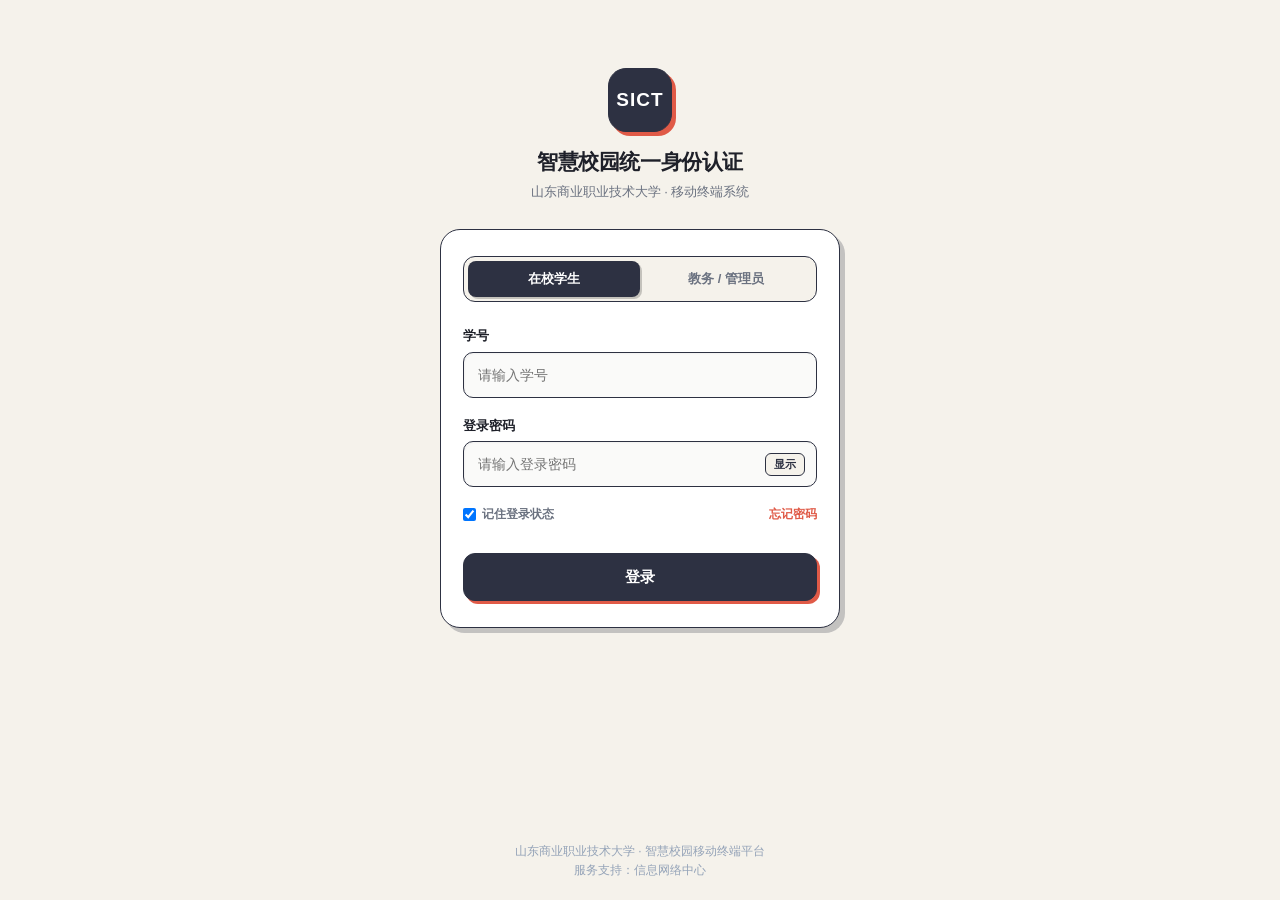
<file: web/index.html>
<!DOCTYPE html>
<html lang="zh-CN">
<head>
    <meta charset="UTF-8">
    <link rel="icon" href="favicon.png" type="image/png">
    <meta name="viewport" content="width=device-width, initial-scale=1.0, maximum-scale=1.0, user-scalable=no, viewport-fit=cover">
    <title>智慧校园助手 - 山东商业职业技术大学</title>
    <link rel="stylesheet" href="css/style.css">
</head>
<body>

    <!-- 顶部状态栏与校园导航头 -->
    <header class="app-header">
        <div class="header-brand">
            <span class="brand-badge">SICT</span>
            <div class="brand-text">
                <div class="brand-title">智慧校园助手</div>
                <div class="brand-sub">山东商业职业技术大学</div>
            </div>
        </div>
        <div class="header-user-status" id="header-user-btn" title="点击查看个人或切换登录">
            <span id="header-user-avatar" class="header-avatar">李</span>
            <span id="header-user-name" class="header-name">李晨阳</span>
        </div>
    </header>

    <!-- 核心视图视口 -->
    <main class="page-viewport">

        <!-- 1. 课程表主页面 (Schedule) -->
        <section id="page-schedule" class="tab-page active">
            <div class="schedule-banner">
                <div>
                    <div class="schedule-banner-title">我的课程表</div>
                    <div id="schedule-user-info" class="schedule-banner-desc">软件技术 · 软件2401班</div>
                </div>
                <div class="schedule-banner-actions">
                    <button id="btn-open-export-modal" class="btn-banner-action" title="导出时光序标准课表">导出</button>
                    <button id="btn-open-import-modal" class="btn-banner-action" title="导入时光序/通用课表">导入</button>

                </div>
            </div>

            <!-- 自动静音与桌面小组件状态卡片 -->
            <div class="widget-sync-card">
                <div>
                    <div style="font-size: 14px; font-weight: 600;">上课自动静音保护</div>
                    <div style="font-size: 11px; color: var(--text-muted); margin-top: 2px;">检测到上课时间，端侧将自动切换为振动/静音模式</div>
                </div>
                <label class="toggle-switch">
                    <input type="checkbox" id="auto-mute-toggle" checked>
                    <span class="slider"></span>
                </label>
            </div>

            <!-- 星期快速切换 -->
            <div class="week-selector">
                <div class="day-chip" data-day="1"><div class="day-name">周一</div><div class="day-num">一</div></div>
                <div class="day-chip" data-day="2"><div class="day-name">周二</div><div class="day-num">二</div></div>
                <div class="day-chip" data-day="3"><div class="day-name">周三</div><div class="day-num">三</div></div>
                <div class="day-chip" data-day="4"><div class="day-name">周四</div><div class="day-num">四</div></div>
                <div class="day-chip" data-day="5"><div class="day-name">周五</div><div class="day-num">五</div></div>
                <div class="day-chip" data-day="6"><div class="day-name">周六</div><div class="day-num">六</div></div>
                <div class="day-chip" data-day="7"><div class="day-name">周日</div><div class="day-num">日</div></div>
            </div>

            <!-- 课程列表 -->
            <div id="course-list-container" class="course-card-list"></div>
        </section>

        <!-- 2. 笔记共享广场 (Notes) -->
        <section id="page-notes" class="tab-page">
            <div style="display: flex; justify-content: space-between; align-items: center; margin-bottom: 12px;">
                <div style="display: flex; gap: 8px; overflow-x: auto; padding-bottom: 2px;">
                    <button class="note-filter-chip active" data-cat="all">全部笔记</button>
                    <button class="note-filter-chip" data-cat="专业必修">专业必修</button>
                    <button class="note-filter-chip" data-cat="基础学科">基础学科</button>
                    <button class="note-filter-chip" data-cat="技术拓展">技术拓展</button>
                </div>
                <button id="btn-goto-note-edit" class="btn-glass" style="background: var(--primary-accent); color: #ffffff; border-color: var(--border-dark); white-space: nowrap; font-size: 11px; margin-left: 8px;">
                    + 写笔记
                </button>
            </div>
            <div id="notes-list-container"></div>
        </section>

        <!-- 3. 校园生活墙 (Wall) -->
        <section id="page-wall" class="tab-page">
            <div id="wall-list-container"></div>
        </section>

        <!-- 4. 校园即时沟通与群聊 (Chat - 支持群聊与私聊、同班同学列表与自主建群) -->
        <section id="page-chat" class="tab-page">
            <div class="chat-main-layout">
                <!-- 左侧/上方会话导航栏与联系人列表 -->
                <div class="chat-sidebar-panel">
                    <div class="chat-sidebar-header">
                        <div style="display: flex; justify-content: space-between; align-items: center;">
                            <span style="font-size: 13px; font-weight: 800;">通讯录与会话</span>
                            <button id="btn-open-create-group" class="btn-action" style="background: var(--text-main); color: #ffffff; padding: 2px 8px; font-size: 11px; border-radius: var(--geo-radius-pill);">
                                + 新建群聊
                            </button>
                        </div>
                        <!-- 快捷分类药丸：群聊 / 同班同学 / 全校通讯录 -->
                        <div class="chat-filter-tabs">
                            <button class="chat-filter-btn active" data-chat-filter="groups">群聊</button>
                            <button class="chat-filter-btn" data-chat-filter="classmates">同班同学</button>
                            <button class="chat-filter-btn" data-chat-filter="all_students">全部学生</button>
                            <button class="chat-filter-btn" data-chat-filter="teachers">老师</button>
                        </div>
                    </div>
                    <!-- 会话/联系人渲染容器 -->
                    <div id="chat-session-list" class="chat-session-list-box"></div>
                </div>

                <!-- 消息对话窗口 -->
                <div class="chat-window">
                    <div class="chat-header">
                        <div style="display: flex; align-items: center; gap: 8px;">
                            <button id="btn-chat-back" class="btn-action" style="display: none; font-size: 16px; font-weight: 800; border: 1.5px solid var(--border-dark); background: #f1f5f9; padding: 2px 10px;">
                                ‹ 会话列表
                            </button>
                            <div>
                                <div id="chat-active-title" style="font-weight: 800; font-size: 14px;">校园公共交流大厅</div>
                                <div id="chat-active-desc" style="font-size: 11px; color: var(--text-muted);">文明发言 · 互助交流 · 聊天记录实时云端归档</div>
                            </div>
                        </div>
                        <div id="chat-header-actions" style="display: flex; gap: 6px; align-items: center;">
                            <span id="chat-member-summary" class="tag-badge" style="background: #eef2ff; color: var(--primary); font-size: 10px;">群聊</span>
                        </div>
                    </div>
                    <div id="chat-messages-box" class="chat-messages-container"></div>
                    <div class="chat-input-bar">
                        <input type="text" id="input-chat-text" placeholder="输入消息内容，支持回车发送..." />
                        <button class="btn-send" id="btn-chat-send">发送</button>
                    </div>
                </div>
            </div>
        </section>

        <!-- 5. 个人中心与权限管理 (Profile) -->
        <section id="page-profile" class="tab-page">
            <!-- 个人卡片 -->
            <div class="feed-card" style="text-align: center; padding: 24px 16px;">
                <div id="profile-avatar" class="profile-text-avatar">李</div>
                <h3 id="profile-name" style="font-size: 18px; font-weight: 700; margin-top: 8px;">李晨阳</h3>
                <p id="profile-student-no" style="font-size: 12px; color: var(--text-muted); margin-top: 2px;">学号: 2024090123</p>
                <p id="profile-college" style="font-size: 13px; color: var(--primary); margin-top: 4px;">信息技术学院 · 软件技术</p>
                <p id="profile-class" style="font-size: 12px; color: var(--text-muted); margin-top: 2px;">2024级 · 软件2401班</p>
                <div style="margin-top: 12px; display: flex; justify-content: center; gap: 8px;">
                    <span id="profile-role-badge" class="tag-badge" style="background: #10b98120; color: #10b981; font-size: 12px; padding: 4px 12px;">在校生</span>
                    <button id="btn-switch-account" class="tag-badge" style="border: none; background: #e0e7ff; color: var(--primary); cursor: pointer;">切换账号</button>
                </div>
            </div>

            <!-- 管理员专属控制台卡片 (角色为 admin 时显示) -->
            <div id="admin-panel-card" class="feed-card" style="display: none; border-color: #818cf8;">
                <div class="feed-header">
                    <div style="display: flex; align-items: center; gap: 6px;">
                        <strong style="font-size: 14px; color: var(--primary);">教务与辅导员管理大屏</strong>
                    </div>
                    <span class="tag-badge" style="background: #fee2e2; color: #ef4444;">管理员权限</span>
                </div>
                <div style="display: grid; grid-template-columns: repeat(3, 1fr); gap: 10px; margin: 12px 0;">
                    <div style="background: #f8fafc; padding: 10px; border-radius: 12px; text-align: center;">
                        <div style="font-size: 18px; font-weight: 700; color: var(--primary);">2</div>
                        <div style="font-size: 11px; color: var(--text-muted);">在册学生</div>
                    </div>
                    <div style="background: #f8fafc; padding: 10px; border-radius: 12px; text-align: center;">
                        <div style="font-size: 18px; font-weight: 700; color: var(--success);">7</div>
                        <div style="font-size: 11px; color: var(--text-muted);">本周课程</div>
                    </div>
                    <div style="background: #f8fafc; padding: 10px; border-radius: 12px; text-align: center;">
                        <div style="font-size: 18px; font-weight: 700; color: var(--warning);">1</div>
                        <div style="font-size: 11px; color: var(--text-muted);">置顶公告</div>
                    </div>
                </div>
                <!-- 预设账号快速查看 -->
                <div style="margin-bottom: 6px;">
                    <span style="font-size: 12px; color: var(--text-muted);">本校账号管理列表：</span>
                </div>
                <div id="admin-account-list" style="display: flex; flex-direction: column; gap: 6px;"></div>

                <!-- 大数据控制台入口 -->
                <a href="admin_dashboard.html" style="display: block; margin-top: 12px; text-decoration: none;">
                    <button class="btn-primary-block" style="background: var(--text-main); color: #ffffff; border: 2px solid var(--text-main); box-shadow: 3px 3px 0px var(--primary-accent);">
                        进入管理员大数据控制台
                    </button>
                </a>
                <div style="font-size: 10.5px; color: var(--text-muted); margin-top: 6px; text-align: center;">
                    数据统计大屏 · 学生/笔记/帖子/消息多维可视化 (仅管理员可见)
                </div>
            </div>

            <!-- 系统运行信息 -->
            <div class="feed-card" style="padding: 0;">
                <div style="padding: 12px 16px; border-bottom: 1px solid var(--border-color); display: flex; justify-content: space-between; align-items: center;">

                    <span style="font-size: 13px;">参赛赛题</span>
                    <span style="font-size: 12px; color: var(--text-muted);">华为云码道 (信息技术组)</span>
                </div>
                <div style="padding: 12px 16px; display: flex; justify-content: space-between; align-items: center;">
                    <span style="font-size: 13px;">客户端版本</span>
                    <span style="font-size: 12px; color: var(--text-muted);">v1.2.0</span>
                </div>
            </div>

            <div style="margin-top: 16px;">
                <button id="btn-logout" class="btn-primary-block" style="background: #fef2f2; color: var(--danger); border: 1px solid #fee2e2;">
                    退出登录
                </button>
            </div>
        </section>

    </main>

    <!-- 浮动操作按钮 FAB -->
    <button id="global-fab-btn" class="fab-btn">+</button>

    <!-- 底部 Tabbar 导航栏 (纯文字与高可读性图标样式) -->
    <nav class="bottom-tabbar">
        <button class="tab-item active" data-tab="schedule">
            <span class="tab-icon-text">课表</span>
            <span class="tab-label">课程表</span>
        </button>
        <button class="tab-item" data-tab="notes">
            <span class="tab-icon-text">笔记</span>
            <span class="tab-label">笔记库</span>
        </button>
        <button class="tab-item" data-tab="wall">
            <span class="tab-icon-text">广场</span>
            <span class="tab-label">校园墙</span>
        </button>
        <button class="tab-item" data-tab="chat">
            <span class="tab-icon-text">交流</span>
            <span class="tab-label">群聊</span>
        </button>
        <button class="tab-item" data-tab="profile">
            <span class="tab-icon-text">我的</span>
            <span class="tab-label">个人</span>
        </button>
    </nav>

    <!-- 弹窗 1：添加课程 -->
    <div id="modal-add-course" class="modal-overlay">
        <div class="modal-content">
            <div class="modal-title">
                <span>添加新课程</span>
                <button class="btn-icon btn-close-modal">✕</button>
            </div>
            <form id="form-add-course">
                <div class="form-group">
                    <label>课程名称 *</label>
                    <input type="text" id="input-course-name" placeholder="例如: 移动互联应用开发" required />
                </div>
                <div class="form-group">
                    <label>授课老师</label>
                    <input type="text" id="input-course-teacher" placeholder="例如: 张老师" />
                </div>
                <div class="form-group">
                    <label>上课教室 *</label>
                    <input type="text" id="input-course-room" placeholder="例如: 信息楼 402 机房" required />
                </div>
                <div class="form-group">
                    <label>星期 *</label>
                    <select id="input-course-day">
                        <option value="1">星期一</option>
                        <option value="2">星期二</option>
                        <option value="3">星期三</option>
                        <option value="4">星期四</option>
                        <option value="5">星期五</option>
                        <option value="6">星期六</option>
                        <option value="7">星期日</option>
                    </select>
                </div>
                <div style="display: flex; gap: 10px;">
                    <div class="form-group" style="flex: 1;">
                        <label>上课时间 *</label>
                        <input type="time" id="input-course-start" value="08:00" required />
                    </div>
                    <div class="form-group" style="flex: 1;">
                        <label>下课时间 *</label>
                        <input type="time" id="input-course-end" value="09:40" required />
                    </div>
                </div>
                <button type="submit" class="btn-primary-block">保存并同步到桌面组件</button>
            </form>
        </div>
    </div>

    <!-- 弹窗 2：发布笔记 -->
    <div id="modal-add-note" class="modal-overlay">
        <div class="modal-content">
            <div class="modal-title">
                <span>分享新笔记</span>
                <button class="btn-icon btn-close-modal">✕</button>
            </div>
            <form id="form-add-note">
                <div class="form-group">
                    <label>笔记标题 *</label>
                    <input type="text" id="input-note-title" placeholder="简述核心考点或知识点" required />
                </div>
                <div class="form-group">
                    <label>所属分类 *</label>
                    <select id="input-note-cat">
                        <option value="专业必修">专业必修</option>
                        <option value="基础学科">基础学科</option>
                        <option value="技术拓展">技术拓展</option>
                    </select>
                </div>
                <div class="form-group">
                    <label>标签 (空格分隔)</label>
                    <input type="text" id="input-note-tags" placeholder="例如: 算法 考点 重点" />
                </div>
                <div class="form-group">
                    <label>笔记内容 *</label>
                    <textarea id="input-note-content" rows="5" placeholder="写下笔记核心内容与考点解析..." required></textarea>
                </div>
                <button type="submit" class="btn-primary-block">发布笔记</button>
            </form>
        </div>
    </div>

    <!-- 弹窗 3：发布校园墙 (以图文为主，支持多图上传与预览) -->
    <div id="modal-add-post" class="modal-overlay">
        <div class="modal-content" style="max-height: 90vh; overflow-y: auto;">
            <div class="modal-title">
                <span>发布校园图文动态</span>
                <button class="btn-icon btn-close-modal">✕</button>
            </div>
            <form id="form-add-post">
                <div class="form-group">
                    <label>动态板块 *</label>
                    <select id="input-post-type">
                        <option value="confession">校园动态 (图文随手拍)</option>
                        <option value="lost">寻物启事 (配图招领)</option>
                        <option value="treehole">学习讨论 (笔记/实训)</option>
                        <option value="market">二手闲置 (闲置转让)</option>
                    </select>
                </div>
                <div class="form-group">
                    <label>动态正文 *</label>
                    <textarea id="input-post-content" rows="4" placeholder="分享校园生活、自习心得或寻物线索..." required></textarea>
                </div>
                <!-- 图文专属多媒体选区 -->
                <div class="form-group">
                    <label>动态配图 (支持本地多选或快捷选用校园实景)</label>
                    <div class="post-uploader-box">
                        <div style="display: flex; gap: 8px; flex-wrap: wrap;">
                            <input type="file" id="input-post-file" accept="image/*" multiple style="display: none;">
                            <button type="button" id="btn-trigger-upload" class="preset-chip-btn" style="background: var(--text-main); color: #ffffff;">
                                + 上传本地图片
                            </button>
                            <span style="font-size: 11px; color: var(--text-muted); align-self: center;">快捷校园配图：</span>
                            <button type="button" class="preset-chip-btn" onclick="App.addPresetImageToDraft('sunset1')">博学楼暮色</button>
                            <button type="button" class="preset-chip-btn" onclick="App.addPresetImageToDraft('sunset2')">银杏路林荫</button>
                            <button type="button" class="preset-chip-btn" onclick="App.addPresetImageToDraft('sunset3')">中心湖晨曦</button>
                            <button type="button" class="preset-chip-btn" onclick="App.addPresetImageToDraft('stylus')">自习室寻物</button>
                            <button type="button" class="preset-chip-btn" onclick="App.addPresetImageToDraft('coding')">项目架构</button>
                        </div>
                        <!-- 缩略图预览列表 -->
                        <div id="post-draft-thumbs" class="post-uploader-preview-grid"></div>
                    </div>
                </div>
                <div class="form-group" style="display: flex; align-items: center; gap: 8px;">
                    <input type="checkbox" id="input-post-anon" style="width: auto;">
                    <label for="input-post-anon" style="margin-bottom: 0; cursor: pointer;">匿名发布（不显示真实姓名）</label>
                </div>
                <button type="submit" class="btn-primary-block">发布图文动态</button>
            </form>
        </div>
    </div>

    <!-- 弹窗 3.1：创建自建群聊 (支持多选学生邀请进群) -->
    <div id="modal-create-group" class="modal-overlay">
        <div class="modal-content" style="max-height: 85vh; overflow-y: auto;">
            <div class="modal-title">
                <span>新建群聊</span>
                <button class="btn-icon btn-close-modal">✕</button>
            </div>
            <form id="form-create-group">
                <div class="form-group">
                    <label>群聊名称 *</label>
                    <input type="text" id="input-group-name" placeholder="例如：软件工程实训组、考研英语互助群..." required />
                </div>
                <div class="form-group">
                    <label>选择并邀请学生成员 (可多选)</label>
                    <div style="font-size: 11px; color: var(--text-muted); margin-bottom: 6px;">勾选即可加入新群组，创建后群聊信息将持久化归档：</div>
                    <div id="create-group-member-checklist" style="max-height: 200px; overflow-y: auto; border: var(--geo-border); border-radius: var(--geo-radius-sm); padding: 8px; background: #fafaf9; display: flex; flex-direction: column; gap: 6px;"></div>
                </div>
                <button type="submit" class="btn-primary-block">确认创建群聊</button>
            </form>
        </div>
    </div>

    <!-- 弹窗 4：导出课程表 (时光序协议) -->
    <div id="modal-export-schedule" class="modal-overlay">
        <div class="modal-content">
            <div class="modal-title">
                <span>导出课表 (时光序标准协议)</span>
                <button class="btn-icon btn-close-modal">✕</button>
            </div>
            <div style="font-size: 12px; color: var(--text-muted); margin-bottom: 12px; line-height: 1.5;">
                已按照时光序（ShiGuangSchedule）与通用高校课表标准协议封装，可直接用于课表备份、班级共享或导入第三方课表应用。
            </div>
            <div class="form-group">
                <label>导出的 JSON 数据预览</label>
                <textarea id="export-json-preview" rows="8" readonly class="code-preview-box"></textarea>
            </div>
            <div style="display: flex; gap: 8px;">
                <button id="btn-copy-export-json" class="btn-primary-block" style="flex: 1;">复制 JSON 文本</button>
                <button id="btn-download-export-json" class="btn-secondary-block" style="flex: 1;">下载 .json 文件</button>
            </div>
        </div>
    </div>

    <!-- 弹窗 5：导入课程表 (时光序协议 / 通用 JSON) -->
    <div id="modal-import-schedule" class="modal-overlay">
        <div class="modal-content">
            <div class="modal-title">
                <span>导入课表 (时光序/通用协议)</span>
                <button class="btn-icon btn-close-modal">✕</button>
            </div>
            <div style="font-size: 12px; color: var(--text-muted); margin-bottom: 12px; line-height: 1.5;">
                支持读取本地 <code style="background:#e8e4dc; padding:1px 4px; border-radius:3px;">.json</code> 文件或直接粘贴时光序课表数据，解析后自动同步至系统桌面小组件与自动静音服务。
            </div>
            <div class="form-group">
                <label>导入模式</label>
                <div class="import-mode-selector">
                    <label class="mode-radio-label">
                        <input type="radio" name="import-mode" value="replace" checked>
                        <span>覆盖当前课表（清空并替换）</span>
                    </label>
                    <label class="mode-radio-label">
                        <input type="radio" name="import-mode" value="merge">
                        <span>追加合并（保留现有，新课自动去重）</span>
                    </label>
                </div>
            </div>
            <div class="form-group">
                <label>途径一：选择本地课表文件</label>
                <input type="file" id="input-schedule-file" accept=".json,.txt" style="display: none;">
                <div id="btn-trigger-file-upload" class="file-upload-card">
                    <span id="file-upload-text">点击选择 .json 格式课表文件</span>
                </div>
            </div>
            <div class="form-group">
                <label>途径二：或在此直接粘贴 JSON 文本</label>
                <textarea id="input-import-json" rows="6" placeholder="请在此粘贴时光序导出的 JSON 字符串..."></textarea>
            </div>
            <div id="import-error-tip" class="status-alert-error" style="display: none;"></div>
            <button id="btn-submit-import" class="btn-primary-block">解析并执行导入</button>
        </div>
    </div>

    <!-- 弹窗 6：管理员用户操作审计日志大屏 (暂时注释保留，后续按需启用) -->
    <!--
    <div id="modal-user-logs" class="modal-overlay">
        <div class="modal-content" style="max-height: 88vh;">
            <div class="modal-title">
                <span>用户行为操作审计大屏</span>
                <button class="btn-icon btn-close-modal">✕</button>
            </div>
            <div style="font-size: 12px; color: var(--text-muted); margin-bottom: 12px; line-height: 1.5;">
                实时读取系统后端存储的 <code style="background:#e8e4dc; padding:1px 4px; border-radius:3px;">user_logs.csv</code>，支持查看特定账号（如小明、苏雨婷）的查看、评论、发布等全量轨迹。
            </div>
            <div style="display: flex; gap: 8px; margin-bottom: 12px;">
                <input type="text" id="input-filter-log-account" placeholder="输入学号/工号检索（留空查看全部）" style="flex: 1; padding: 8px 12px; border: var(--geo-border); border-radius: var(--geo-radius-sm); font-size: 12px;">
                <button id="btn-search-logs" class="btn-glass" style="padding: 8px 14px; font-size: 12px;">查询</button>
            </div>
            <div id="logs-list-container" style="max-height: 380px; overflow-y: auto; display: flex; flex-direction: column; gap: 8px;">
                <div style="text-align: center; color: #94a3b8; font-size: 12px; padding: 20px;">正在获取审计日志...</div>
            </div>
        </div>
    </div>
    -->

    <!-- 弹窗 7：图片沉浸式大图预览 Lightbox -->
    <div id="modal-image-lightbox" class="lightbox-modal">
        <div class="lightbox-content-box">
            <div class="lightbox-img-wrap">
                <img id="lightbox-full-img" src="" alt="大图预览">
            </div>
            <div class="lightbox-footer">
                <span id="lightbox-img-counter" style="font-size: 12px; font-weight: 700; color: var(--text-muted);">大图查看</span>
                <button id="btn-close-lightbox" class="btn-action" style="font-size: 12px; font-weight: 800; border: 1.5px solid var(--border-dark); background: #f1f5f9; padding: 4px 12px;">关闭查看</button>
            </div>
        </div>
    </div>

    <!-- 业务脚本引入 -->
    <script src="js/bridge.js"></script>
    <script src="js/data.js"></script>
    <script src="js/app.js"></script>
</body>
</html>
</file>
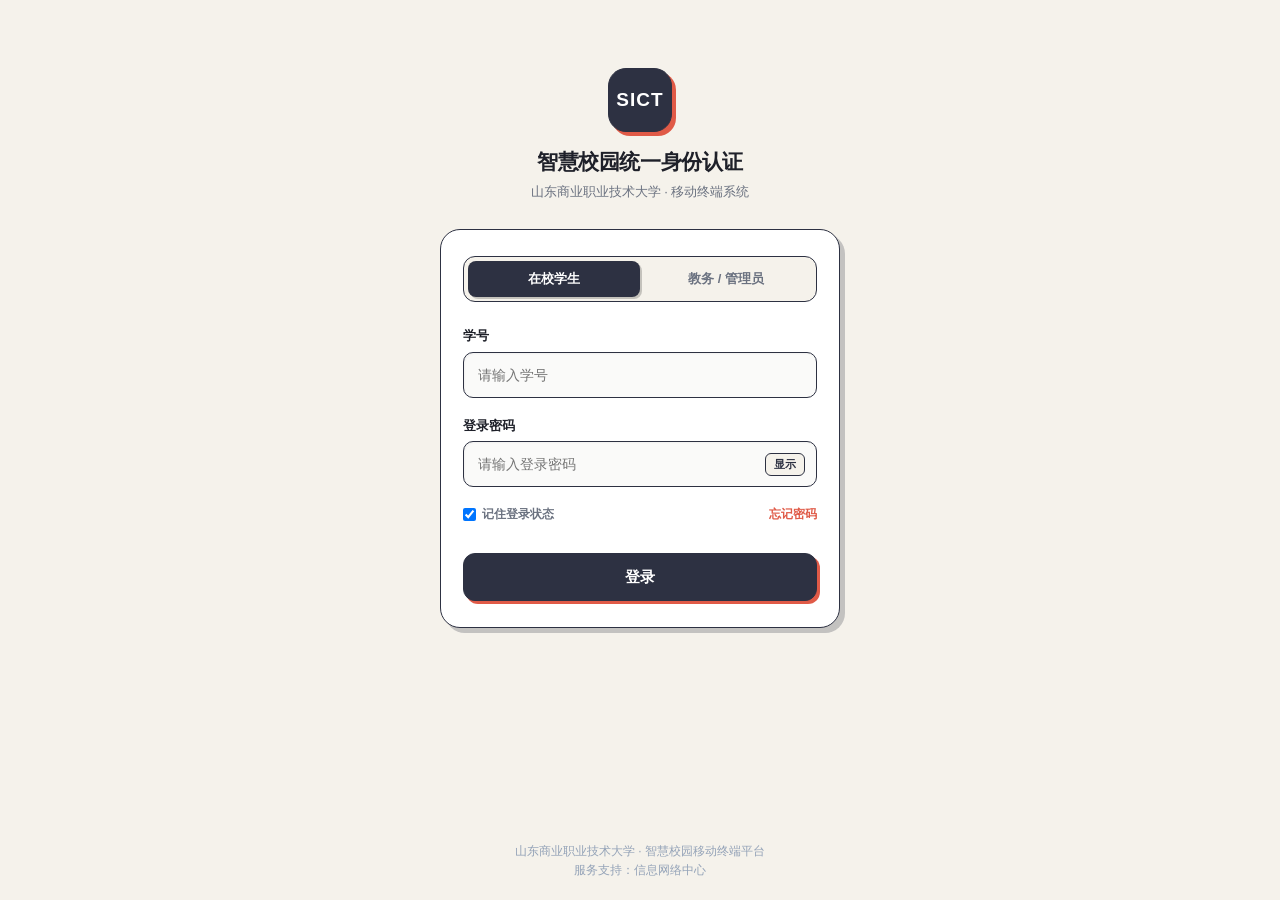
<file: web/admin_dashboard.html>
<!DOCTYPE html>
<html lang="zh-CN">
<head>
    <meta charset="UTF-8">
    <link rel="icon" href="favicon.png" type="image/png">
    <meta name="viewport" content="width=device-width, initial-scale=1.0, maximum-scale=1.0, user-scalable=no, viewport-fit=cover">
    <title>管理员大数据控制台 - 智慧校园助手</title>
    <link rel="stylesheet" href="css/style.css">
    <style>
        .dashboard-body {
            background: var(--bg-page);
            min-height: 100vh;
        }

        .dash-container {
            max-width: 1060px;
            margin: 0 auto;
            padding: 16px;
        }

        .dash-section-title {
            font-size: 15px;
            font-weight: 800;
            color: var(--text-main);
            margin: 18px 0 10px;
            display: flex;
            align-items: center;
            gap: 8px;
        }

        .dash-section-title::before {
            content: '';
            width: 6px;
            height: 16px;
            background: var(--primary-accent);
            border-radius: 3px;
            display: inline-block;
        }

        /* 核心指标卡片 */
        .stats-card-grid {
            display: grid;
            grid-template-columns: repeat(auto-fit, minmax(180px, 1fr));
            gap: 12px;
        }

        .stat-card {
            background: #ffffff;
            border: var(--geo-border);
            border-radius: var(--geo-radius-md);
            box-shadow: var(--geo-shadow-md);
            padding: 14px 16px;
            cursor: pointer;
            transition: all 0.15s ease;
            position: relative;
            overflow: hidden;
        }

        .stat-card:hover {
            transform: translateY(-2px);
            box-shadow: 3px 3px 0px var(--border-dark);
        }

        .stat-card:active {
            transform: translateY(1px);
            box-shadow: 1px 1px 0px var(--border-dark);
        }

        .stat-card-label {
            font-size: 11px;
            font-weight: 800;
            color: var(--text-muted);
            letter-spacing: 0.5px;
            margin-bottom: 4px;
            text-transform: uppercase;
        }

        .stat-card-value {
            font-size: 30px;
            font-weight: 800;
            color: var(--text-main);
            line-height: 1.1;
        }

        .stat-card-detail {
            font-size: 11px;
            color: var(--text-muted);
            margin-top: 6px;
            display: flex;
            align-items: center;
            gap: 4px;
        }

        .stat-card-drill {
            position: absolute;
            top: 10px;
            right: 10px;
            font-size: 10px;
            font-weight: 800;
            background: #f1f5f9;
            color: var(--primary);
            padding: 2px 8px;
            border-radius: 4px;
            border: 1px solid #e2e8f0;
        }

        /* 微缩趋势条 */
        .mini-trend-bar {
            height: 6px;
            border-radius: 3px;
            background: #e2e8f0;
            margin-top: 8px;
            overflow: hidden;
            position: relative;
        }

        .mini-trend-fill {
            height: 100%;
            border-radius: 3px;
            transition: width 0.5s ease;
        }

        .mini-trend-labels {
            display: flex;
            justify-content: space-between;
            font-size: 9px;
            color: var(--text-muted);
            margin-top: 3px;
            font-weight: 700;
        }

        /* 数据维度概览面板 */
        .dim-overview-panel {
            background: #ffffff;
            border: var(--geo-border);
            border-radius: var(--geo-radius-lg);
            box-shadow: var(--geo-shadow-md);
            padding: 14px 16px;
            margin-bottom: 12px;
            cursor: pointer;
            transition: all 0.15s ease;
        }

        .dim-overview-panel:hover {
            transform: translateY(-1px);
            box-shadow: 3px 3px 0px var(--border-dark);
        }

        .dim-panel-header {
            display: flex;
            justify-content: space-between;
            align-items: center;
            margin-bottom: 8px;
        }

        .dim-panel-title {
            font-size: 13px;
            font-weight: 800;
            color: var(--text-main);
        }

        .dim-panel-arrow {
            font-size: 14px;
            font-weight: 800;
            color: var(--primary);
        }

        .dim-mini-bars {
            display: flex;
            gap: 4px;
            align-items: flex-end;
            height: 36px;
        }

        .dim-mini-bar-item {
            flex: 1;
            display: flex;
            flex-direction: column;
            align-items: center;
            gap: 2px;
        }

        .dim-mini-bar {
            width: 100%;
            min-height: 4px;
            border-radius: 2px 2px 0 0;
            transition: height 0.4s ease;
        }

        .dim-mini-bar-label {
            font-size: 8px;
            color: var(--text-muted);
            font-weight: 700;
            white-space: nowrap;
            overflow: hidden;
            text-overflow: ellipsis;
            max-width: 100%;
        }

        /* 功能入口卡片 */
        .action-entry-grid {
            display: grid;
            grid-template-columns: 1fr 1fr;
            gap: 12px;
            margin-top: 12px;
        }

        @media (max-width: 600px) {
            .action-entry-grid {
                grid-template-columns: 1fr;
            }
        }

        .action-entry-card {
            background: #ffffff;
            border: var(--geo-border);
            border-radius: var(--geo-radius-lg);
            box-shadow: var(--geo-shadow-md);
            padding: 16px;
            cursor: pointer;
            transition: all 0.15s ease;
            display: flex;
            align-items: center;
            gap: 12px;
        }

        .action-entry-card:hover {
            transform: translateY(-2px);
            box-shadow: 3px 3px 0px var(--border-dark);
        }

        .action-entry-card:active {
            transform: translateY(1px);
            box-shadow: 1px 1px 0px var(--border-dark);
        }

        .action-entry-icon {
            width: 44px;
            height: 44px;
            border-radius: var(--geo-radius-sm);
            border: 1.5px solid var(--border-dark);
            display: flex;
            align-items: center;
            justify-content: center;
            font-size: 18px;
            font-weight: 800;
            flex-shrink: 0;
        }

        .action-entry-info {
            flex: 1;
        }

        .action-entry-title {
            font-size: 14px;
            font-weight: 800;
            color: var(--text-main);
        }

        .action-entry-desc {
            font-size: 11px;
            color: var(--text-muted);
            margin-top: 2px;
        }

        .action-entry-arrow {
            font-size: 16px;
            color: var(--primary);
            font-weight: 800;
        }

        /* 数据流水线标识 */
        .pipeline-badges {
            display: flex;
            gap: 6px;
            flex-wrap: wrap;
        }

        .pipeline-badge {
            font-size: 10px;
            font-weight: 800;
            background: #dcfce7;
            color: #14532d;
            padding: 3px 8px;
            border-radius: 4px;
            border: 1px solid #bbf7d0;
        }

        .dash-loading-tip {
            text-align: center;
            padding: 32px;
            color: var(--text-muted);
            font-size: 13px;
        }

        .inline-legend-tip {
            font-size: 11px;
            color: var(--text-muted);
            line-height: 1.6;
        }
    </style>
</head>
<body class="dashboard-body">

    <!-- 顶部导航头 -->
    <header class="app-header">
        <div style="display: flex; align-items: center; gap: 10px;">
            <button id="btn-back-home" class="btn-icon" title="返回主界面">‹</button>
            <div>
                <div class="brand-title" style="font-size: 15px;">管理员大数据控制台</div>
                <div class="brand-sub" style="font-size: 10px;">数据采集 · 存储 · 统计 · 可视化</div>
            </div>
        </div>
        <span id="admin-id-badge" class="tag-badge" style="background: #fee2e2; color: #b91c1c;">管理员</span>
    </header>

    <div class="dash-container">

        <!-- 数据流水线说明 -->
        <div style="background:#ffffff; border:var(--geo-border); border-radius:var(--geo-radius-lg); box-shadow:var(--geo-shadow-md); padding:12px 16px; margin-bottom:16px;">
            <div style="display:flex; justify-content:space-between; align-items:center; flex-wrap:wrap; gap:8px;">
                <div>
                    <div style="font-size:13px; font-weight:800;">大数据工程技术流水线</div>
                    <div class="inline-legend-tip" style="margin-top:4px;">
                        匿名汇聚学生账号表、笔记库、校园墙、评论与聊天消息等全域数据，
                        经结构化存储与多维聚合统计后，以可视化图表实时呈现。
                    </div>
                </div>
                <div class="pipeline-badges">
                    <span class="pipeline-badge">采集 Ingest</span>
                    <span class="pipeline-badge">存储 Storage</span>
                    <span class="pipeline-badge">聚合 Aggregation</span>
                    <span class="pipeline-badge">可视化 Viz</span>
                </div>
            </div>
        </div>

        <!-- 核心指标卡片 -->
        <div class="dash-section-title">核心指标总览</div>
        <div class="stats-card-grid">
            <div class="stat-card" onclick="AdminDash.goDetail('students')">
                <span class="stat-card-drill">查看分布</span>
                <div class="stat-card-label">在校学生人数</div>
                <div class="stat-card-value" id="stat-student-count">--</div>
                <div class="stat-card-detail">
                    <span style="width:8px;height:8px;border-radius:2px;background:var(--primary);display:inline-block;"></span>
                    来源于学生账号表
                </div>
            </div>
            <div class="stat-card" onclick="AdminDash.goDetail('admins')">
                <span class="stat-card-drill">查看明细</span>
                <div class="stat-card-label">教工管理员</div>
                <div class="stat-card-value" id="stat-admin-count">--</div>
                <div class="stat-card-detail">
                    <span style="width:8px;height:8px;border-radius:2px;background:#b45309;display:inline-block;"></span>
                    管理端权限账号
                </div>
            </div>
            <div class="stat-card" onclick="AdminDash.goDetail('notes')">
                <span class="stat-card-drill">分类占比</span>
                <div class="stat-card-label">共享笔记总数</div>
                <div class="stat-card-value" id="stat-note-count">--</div>
                <div class="stat-card-detail">
                    <span style="width:8px;height:8px;border-radius:2px;background:#7c3aed;display:inline-block;"></span>
                    含公开评论研讨
                </div>
            </div>
            <div class="stat-card" onclick="AdminDash.goDetail('posts')">
                <span class="stat-card-drill">板块分布</span>
                <div class="stat-card-label">校园墙帖子</div>
                <div class="stat-card-value" id="stat-post-count">--</div>
                <div class="stat-card-detail">
                    <span style="width:8px;height:8px;border-radius:2px;background:#e05a47;display:inline-block;"></span>
                    图文动态与置顶公告
                </div>
            </div>
            <div class="stat-card" onclick="AdminDash.goDetail('messages')">
                <span class="stat-card-drill">消息占比</span>
                <div class="stat-card-label">聊天记录留痕</div>
                <div class="stat-card-value" id="stat-chat-count">--</div>
                <div class="stat-card-detail">
                    <span style="width:8px;height:8px;border-radius:2px;background:#059669;display:inline-block;"></span>
                    群聊 + 私聊全量归档
                </div>
            </div>
        </div>

        <!-- 微缩数据维度概览（点击跳转独立图表页） -->
        <div class="dash-section-title">数据维度微缩概览</div>

        <div class="dim-overview-panel" onclick="AdminDash.goDetail('students')">
            <div class="dim-panel-header">
                <span class="dim-panel-title">学生 · 学院分布</span>
                <span class="dim-panel-arrow">查看完整图表 ›</span>
            </div>
            <div id="mini-college" class="dim-mini-bars"></div>
        </div>

        <div class="dim-overview-panel" onclick="AdminDash.goDetail('notes')">
            <div class="dim-panel-header">
                <span class="dim-panel-title">笔记 · 分类分布</span>
                <span class="dim-panel-arrow">查看完整图表 ›</span>
            </div>
            <div id="mini-notes" class="dim-mini-bars"></div>
        </div>

        <div style="display:grid; grid-template-columns:1fr 1fr; gap:12px;">
            <div class="dim-overview-panel" onclick="AdminDash.goDetail('posts')">
                <div class="dim-panel-header">
                    <span class="dim-panel-title">校园墙 · 板块占比</span>
                    <span class="dim-panel-arrow">›</span>
                </div>
                <div id="mini-posts" class="dim-mini-bars"></div>
            </div>
            <div class="dim-overview-panel" onclick="AdminDash.goDetail('messages')">
                <div class="dim-panel-header">
                    <span class="dim-panel-title">聊天 · 群聊/私聊</span>
                    <span class="dim-panel-arrow">›</span>
                </div>
                <div id="mini-messages" class="dim-mini-bars"></div>
            </div>
        </div>

        <!-- 管理功能入口 -->
        <div class="dash-section-title">管理功能入口</div>
        <div class="action-entry-grid">
            <div class="action-entry-card" onclick="window.location.href='student_manage.html'">
                <div class="action-entry-icon" style="background:#fef3c7; color:#92400e;">学</div>
                <div class="action-entry-info">
                    <div class="action-entry-title">学生档案与账号管理</div>
                    <div class="action-entry-desc">添加 / 删除 / 修改学生信息与密码</div>
                </div>
                <span class="action-entry-arrow">›</span>
            </div>
            <div class="action-entry-card" onclick="window.location.href='index.html'">
                <div class="action-entry-icon" style="background:#dbeafe; color:#1e40af;">首</div>
                <div class="action-entry-info">
                    <div class="action-entry-title">返回智慧校园主页</div>
                    <div class="action-entry-desc">查看笔记 / 校园墙 / 课程表 / 聊天</div>
                </div>
                <span class="action-entry-arrow">›</span>
            </div>
        </div>

        <div style="height:40px;"></div>
    </div>

    <script src="js/bridge.js"></script>
    <script src="js/data.js"></script>
    <script>
        const AdminDash = {
            rawStats: null,
            palette: ['#4338ca', '#7c3aed', '#059669', '#d97706', '#e05a47', '#0ea5e9', '#db2777', '#65a30d', '#0284c7', '#9333ea'],

            init: function () {
                const user = DataManager.getCurrentUser();
                if (!user || !user.isLoggedIn) {
                    JSBridge.showToast('请先登录');
                    window.location.replace('login.html');
                    return;
                }
                if (user.role !== 'admin' && user.role !== 'teacher') {
                    JSBridge.showToast('无权限访问管理员控制台');
                    window.location.replace('index.html');
                    return;
                }

                document.getElementById('btn-back-home').addEventListener('click', () => {
                    window.location.href = 'index.html';
                });

                this.loadStats();
            },

            loadStats: async function () {
                try {
                    const res = await fetch('http://8.220.210.247:3000/api/admin/stats');
                    if (res.ok) {
                        const json = await res.json();
                        if (json.code === 200 && json.data) {
                            this.rawStats = json.data;
                            this.renderAll();
                            return;
                        }
                    }
                } catch (e) { /* 后端离线，走本地兜底 */ }

                this.rawStats = await this.buildLocalFallbackStats();
                this.renderAll();
                JSBridge.showToast('后端离线，当前展示本地数据统计');
            },

            buildLocalFallbackStats: async function () {
                const accounts = DataManager.getAccounts ? DataManager.getAccounts() : [];
                const students = accounts.filter(a => a.role === 'student');
                const admins = accounts.filter(a => a.role === 'admin' || a.role === 'teacher');
                const notes = await DataManager.getNotes();
                const posts = await DataManager.getPosts();
                const messages = await (DataManager.getChatMessages ? DataManager.getChatMessages() : Promise.resolve([]));

                const groupBy = (list, keyFn) => {
                    const map = {};
                    list.forEach(item => {
                        const k = keyFn(item);
                        map[k] = (map[k] || 0) + 1;
                    });
                    return map;
                };

                return {
                    overview: {
                        studentCount: students.length,
                        adminCount: admins.length,
                        noteCount: notes.length,
                        commentCount: 0,
                        postCount: posts.length,
                        chatGroupCount: 0,
                        chatMessageCount: messages.length,
                        groupMessageCount: messages.filter(m => !((m.sessionKey || '').startsWith('private:'))).length,
                        privateMessageCount: messages.filter(m => (m.sessionKey || '').startsWith('private:')).length
                    },
                    dimensions: {
                        studentsByCollege: groupBy(students, s => s.college || '其他学院'),
                        studentsByClass: groupBy(students, s => s.classGrade || '未分班'),
                        notesByCategory: groupBy(notes, n => n.category || '未分类'),
                        postsByType: groupBy(posts, p => p.typeLabel || '校园动态')
                    }
                };
            },

            renderAll: function () {
                const s = this.rawStats;
                if (!s || !s.overview) return;

                const o = s.overview;
                document.getElementById('stat-student-count').textContent = o.studentCount || 0;
                document.getElementById('stat-admin-count').textContent = o.adminCount || 0;
                document.getElementById('stat-note-count').textContent = o.noteCount || 0;
                document.getElementById('stat-post-count').textContent = o.postCount || 0;
                document.getElementById('stat-chat-count').textContent = o.chatMessageCount || 0;

                this.renderMiniBars('mini-college', s.dimensions.studentsByCollege);
                this.renderMiniBars('mini-notes', s.dimensions.notesByCategory);
                this.renderMiniBars('mini-posts', s.dimensions.postsByType);
                this.renderMiniBars('mini-messages', {
                    '群聊': o.groupMessageCount || 0,
                    '私聊': o.privateMessageCount || 0
                });
            },

            // 微缩柱状条渲染（纯 DOM，无 Canvas）
            renderMiniBars: function (containerId, dataMap) {
                const box = document.getElementById(containerId);
                if (!box) return;

                const entries = Object.entries(dataMap || {}).filter(([, v]) => v > 0);
                if (!entries.length) {
                    box.innerHTML = '<div style="font-size:11px;color:var(--text-muted);padding:8px 0;">暂无数据</div>';
                    return;
                }

                const maxVal = Math.max(...entries.map(([, v]) => v), 1);
                const topN = entries.slice(0, 8); // 最多展示8项

                box.innerHTML = topN.map(([label, value], i) => {
                    const h = Math.max(4, Math.round((value / maxVal) * 32));
                    const color = this.palette[i % this.palette.length];
                    const shortLabel = label.length > 5 ? label.slice(0, 5) + '..' : label;
                    return `
                        <div class="dim-mini-bar-item">
                            <div class="dim-mini-bar" style="height:${h}px; background:${color};"></div>
                            <div class="dim-mini-bar-label" title="${label}">${shortLabel}</div>
                        </div>
                    `;
                }).join('');
            },

            // 跳转到独立数据维度详情页
            goDetail: function (dim) {
                window.location.href = `admin_stats_detail.html?dim=${dim}`;
            }
        };

        document.addEventListener('DOMContentLoaded', () => {
            AdminDash.init();
        });
    </script>
</body>
</html>
</file>
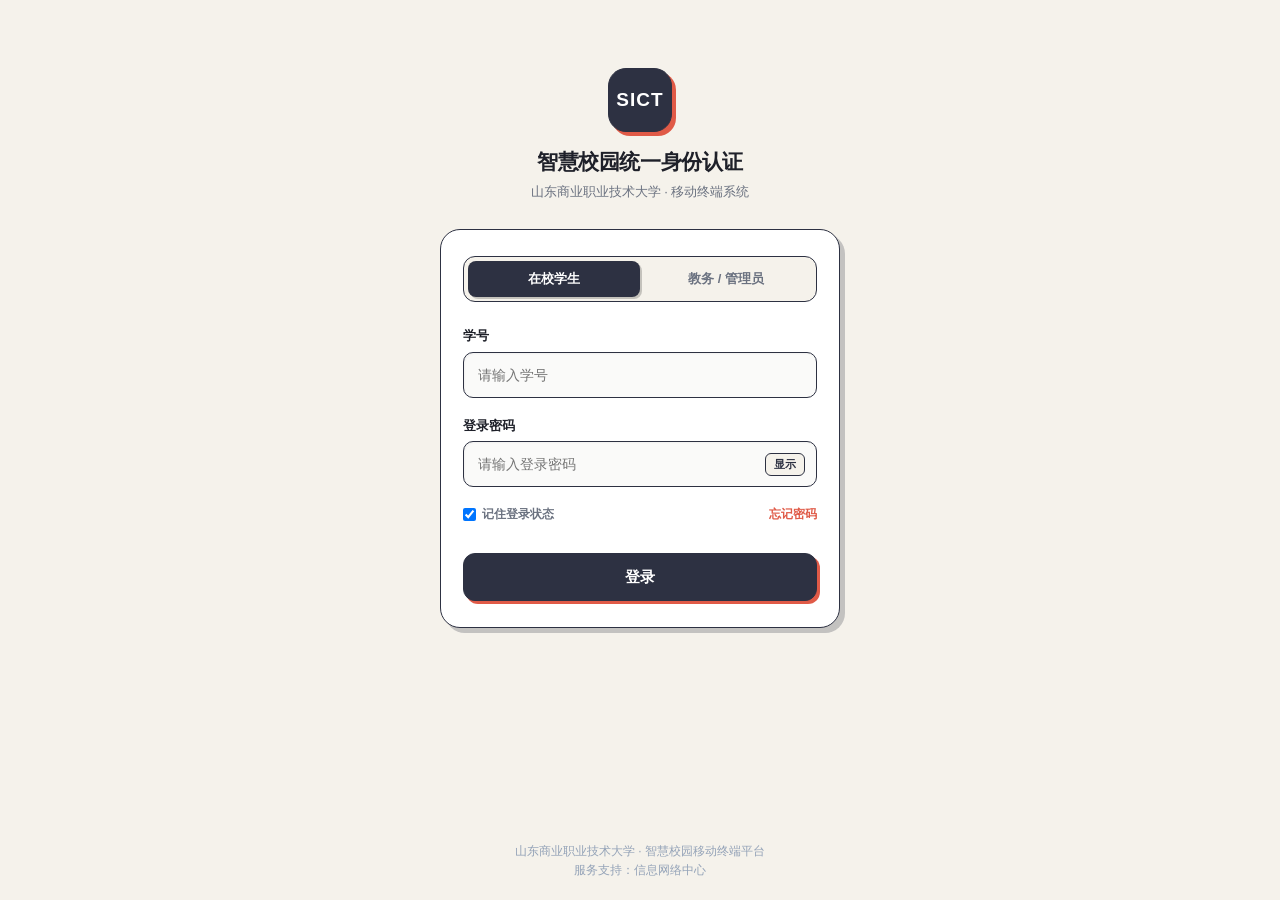
<file: web/admin_stats_detail.html>
<!DOCTYPE html>
<html lang="zh-CN">
<head>
    <meta charset="UTF-8">
    <link rel="icon" href="favicon.png" type="image/png">
    <meta name="viewport" content="width=device-width, initial-scale=1.0, maximum-scale=1.0, user-scalable=no, viewport-fit=cover">
    <title>数据维度详情 - 智慧校园助手</title>
    <link rel="stylesheet" href="css/style.css">
    <style>
        .detail-body {
            background: var(--bg-page);
            min-height: 100vh;
        }

        .detail-container {
            max-width: 1060px;
            margin: 0 auto;
            padding: 16px;
        }

        .chart-panel {
            background: #ffffff;
            border: var(--geo-border);
            border-radius: var(--geo-radius-lg);
            box-shadow: var(--geo-shadow-md);
            padding: 16px;
            margin-bottom: 14px;
        }

        .chart-panel-title {
            font-size: 14px;
            font-weight: 800;
            color: var(--text-main);
            margin-bottom: 10px;
            display: flex;
            justify-content: space-between;
            align-items: center;
        }

        .chart-panel-sub {
            font-size: 11px;
            color: var(--text-muted);
            font-weight: 500;
        }

        .chart-canvas-wrap {
            width: 100%;
            position: relative;
        }

        .chart-canvas {
            width: 100%;
            display: block;
        }

        .chart-legend {
            display: flex;
            gap: 14px;
            flex-wrap: wrap;
            margin-top: 10px;
        }

        .legend-item {
            display: flex;
            align-items: center;
            gap: 6px;
            font-size: 11px;
            color: var(--text-muted);
            font-weight: 600;
        }

        .legend-color-block {
            width: 12px;
            height: 12px;
            border-radius: 3px;
            border: 1px solid var(--border-dark);
        }

        /* 数据明细列表 */
        .data-detail-list {
            display: flex;
            flex-direction: column;
            gap: 8px;
        }

        .detail-row {
            display: flex;
            justify-content: space-between;
            align-items: center;
            background: #fafaf9;
            border: 1px solid #e2e8f0;
            border-radius: var(--geo-radius-sm);
            padding: 10px 12px;
        }

        .detail-row-name {
            font-size: 13px;
            font-weight: 700;
            color: var(--text-main);
            min-width: 80px;
        }

        .detail-row-bar {
            flex: 1;
            height: 8px;
            background: #e2e8f0;
            border-radius: 4px;
            margin: 0 10px;
            overflow: hidden;
        }

        .detail-row-bar-fill {
            height: 100%;
            background: var(--primary-accent);
            border-radius: 4px;
            transition: width 0.4s ease;
        }

        .detail-row-value {
            font-size: 14px;
            font-weight: 800;
            color: var(--primary);
            min-width: 40px;
            text-align: right;
        }

        .detail-row-pct {
            font-size: 11px;
            color: var(--text-muted);
            min-width: 50px;
            text-align: right;
        }

        .empty-state {
            padding: 40px 16px;
            text-align: center;
            color: var(--text-muted);
            font-weight: 700;
            font-size: 13px;
        }

        .dim-switch-tabs {
            display: flex;
            gap: 6px;
            flex-wrap: wrap;
            margin-bottom: 14px;
        }

        .dim-tab {
            padding: 6px 12px;
            font-size: 12px;
            font-weight: 800;
            border: 1.5px solid var(--border-dark);
            border-radius: var(--geo-radius-sm);
            background: #ffffff;
            cursor: pointer;
            transition: all 0.1s ease;
            color: var(--text-main);
        }

        .dim-tab:hover {
            transform: translateY(-1px);
        }

        .dim-tab.active {
            background: var(--text-main);
            color: #ffffff;
        }
    </style>
</head>
<body class="detail-body">

    <!-- 顶部导航 -->
    <header class="chat-custom-navbar" style="background:#ffffff; border-bottom:var(--geo-border); padding:10px 16px; display:flex; justify-content:space-between; align-items:center; position:sticky; top:0; z-index:100;">
        <div style="display:flex; align-items:center; gap:10px;">
            <button onclick="window.location.href='admin_dashboard.html'" class="btn-geo" style="padding:6px 12px; font-size:12px; background:#ffffff;">‹ 返回控制台</button>
            <h1 id="pageTitle" style="font-size:15px; font-weight:800; margin:0; color:var(--text-main);">数据维度详情</h1>
        </div>
        <span id="adminBadge" class="tag-badge" style="background:#fee2e2; color:#b91c1c; font-weight:800;">管理员</span>
    </header>

    <div class="detail-container">
        <!-- 维度切换标签 -->
        <div class="dim-switch-tabs">
            <button class="dim-tab" data-dim="students" onclick="switchDim('students')">学生分布</button>
            <button class="dim-tab" data-dim="notes" onclick="switchDim('notes')">笔记分类</button>
            <button class="dim-tab" data-dim="posts" onclick="switchDim('posts')">校园墙板块</button>
            <button class="dim-tab" data-dim="messages" onclick="switchDim('messages')">聊天消息</button>
        </div>

        <!-- 图表渲染区域 -->
        <div id="chartArea">
            <div class="empty-state">正在加载数据...</div>
        </div>

        <div style="height:40px;"></div>
    </div>

    <script src="js/bridge.js"></script>
    <script src="js/data.js"></script>
    <script>
        const StatsDetail = {
            rawStats: null,
            currentDim: 'students',
            palette: ['#4338ca', '#7c3aed', '#059669', '#d97706', '#e05a47', '#0ea5e9', '#db2777', '#65a30d', '#0284c7', '#9333ea'],
            resizeTimer: null,

            init: function () {
                // 路由守卫
                const user = DataManager.getCurrentUser();
                if (!user || !user.isLoggedIn || (user.role !== 'admin' && user.role !== 'teacher')) {
                    JSBridge.showToast('无权限访问');
                    window.location.replace('login.html');
                    return;
                }

                // 从 URL 参数读取维度
                const params = new URLSearchParams(window.location.search);
                const dim = params.get('dim');
                if (dim && ['students', 'notes', 'posts', 'messages'].includes(dim)) {
                    this.currentDim = dim;
                }

                // 标记当前激活的 tab
                document.querySelectorAll('.dim-tab').forEach(tab => {
                    if (tab.dataset.dim === this.currentDim) {
                        tab.classList.add('active');
                    }
                });

                // 注册 resize 自适应重绘
                window.addEventListener('resize', () => {
                    clearTimeout(this.resizeTimer);
                    this.resizeTimer = setTimeout(() => {
                        this.renderCharts();
                    }, 150);
                });

                this.loadStats();
            },

            loadStats: async function () {
                try {
                    const res = await fetch('http://8.220.210.247:3000/api/admin/stats');
                    if (res.ok) {
                        const json = await res.json();
                        if (json.code === 200 && json.data) {
                            this.rawStats = json.data;
                            this.renderCharts();
                            return;
                        }
                    }
                } catch (e) { /* 后端离线 */ }

                this.rawStats = await this.buildLocalFallbackStats();
                this.renderCharts();
                JSBridge.showToast('后端离线，当前展示本地数据统计');
            },

            buildLocalFallbackStats: async function () {
                const accounts = DataManager.getAccounts ? DataManager.getAccounts() : [];
                const students = accounts.filter(a => a.role === 'student');
                const admins = accounts.filter(a => a.role === 'admin' || a.role === 'teacher');
                const notes = await DataManager.getNotes();
                const posts = await DataManager.getPosts();
                const messages = await (DataManager.getChatMessages ? DataManager.getChatMessages() : Promise.resolve([]));

                const groupBy = (list, keyFn) => {
                    const map = {};
                    list.forEach(item => {
                        const k = keyFn(item);
                        map[k] = (map[k] || 0) + 1;
                    });
                    return map;
                };

                return {
                    overview: {
                        studentCount: students.length,
                        adminCount: admins.length,
                        noteCount: notes.length,
                        commentCount: 0,
                        postCount: posts.length,
                        chatGroupCount: 0,
                        chatMessageCount: messages.length,
                        groupMessageCount: messages.filter(m => !((m.sessionKey || '').startsWith('private:'))).length,
                        privateMessageCount: messages.filter(m => (m.sessionKey || '').startsWith('private:')).length
                    },
                    dimensions: {
                        studentsByCollege: groupBy(students, s => s.college || '其他学院'),
                        studentsByClass: groupBy(students, s => s.classGrade || '未分班'),
                        notesByCategory: groupBy(notes, n => n.category || '未分类'),
                        postsByType: groupBy(posts, p => p.typeLabel || '校园动态')
                    }
                };
            },

            renderCharts: function () {
                const s = this.rawStats;
                if (!s || !s.overview) return;

                const area = document.getElementById('chartArea');
                const dim = this.currentDim;

                if (dim === 'students') {
                    this.renderStudentsDim(area, s);
                } else if (dim === 'notes') {
                    this.renderNotesDim(area, s);
                } else if (dim === 'posts') {
                    this.renderPostsDim(area, s);
                } else if (dim === 'messages') {
                    this.renderMessagesDim(area, s);
                }
            },

            // 学生维度：学院分布柱状图 + 班级分布柱状图 + 明细列表
            renderStudentsDim: function (area, s) {
                document.getElementById('pageTitle').textContent = '学生维度 · 学院与班级分布';

                const collegeData = s.dimensions.studentsByCollege || {};
                const classData = s.dimensions.studentsByClass || {};
                const total = s.overview.studentCount || 0;

                area.innerHTML = `
                    <div class="chart-panel">
                        <div class="chart-panel-title">
                            <span>学生 · 学院分布 (柱状图)</span>
                            <span class="chart-panel-sub">总计 ${total} 人</span>
                        </div>
                        <div class="chart-canvas-wrap">
                            <canvas id="chart-college" class="chart-canvas"></canvas>
                        </div>
                    </div>

                    <div class="chart-panel">
                        <div class="chart-panel-title">
                            <span>学生 · 班级分布 (柱状图)</span>
                            <span class="chart-panel-sub">总计 ${total} 人</span>
                        </div>
                        <div class="chart-canvas-wrap">
                            <canvas id="chart-class" class="chart-canvas"></canvas>
                        </div>
                    </div>

                    <div class="chart-panel">
                        <div class="chart-panel-title">
                            <span>学院分布明细列表</span>
                        </div>
                        <div id="detail-college" class="data-detail-list"></div>
                    </div>

                    <div class="chart-panel">
                        <div class="chart-panel-title">
                            <span>班级分布明细列表</span>
                        </div>
                        <div id="detail-class" class="data-detail-list"></div>
                    </div>
                `;

                this.drawBarChart('chart-college', collegeData);
                this.drawBarChart('chart-class', classData);
                this.renderDetailList('detail-college', collegeData, total);
                this.renderDetailList('detail-class', classData, total);
            },

            // 笔记维度：分类分布柱状图 + 明细列表
            renderNotesDim: function (area, s) {
                document.getElementById('pageTitle').textContent = '笔记维度 · 分类分布';

                const noteData = s.dimensions.notesByCategory || {};
                const total = s.overview.noteCount || 0;

                area.innerHTML = `
                    <div class="chart-panel">
                        <div class="chart-panel-title">
                            <span>笔记 · 分类分布 (柱状图)</span>
                            <span class="chart-panel-sub">总计 ${total} 篇</span>
                        </div>
                        <div class="chart-canvas-wrap">
                            <canvas id="chart-notes" class="chart-canvas"></canvas>
                        </div>
                    </div>

                    <div class="chart-panel">
                        <div class="chart-panel-title">
                            <span>笔记分类明细列表</span>
                        </div>
                        <div id="detail-notes" class="data-detail-list"></div>
                    </div>

                    <div class="chart-panel">
                        <div class="chart-panel-title">
                            <span>笔记互动统计</span>
                        </div>
                        <div class="data-detail-list">
                            <div class="detail-row">
                                <span class="detail-row-name">笔记总数</span>
                                <div class="detail-row-bar"><div class="detail-row-bar-fill" style="width:100%;"></div></div>
                                <span class="detail-row-value">${total}</span>
                            </div>
                            <div class="detail-row">
                                <span class="detail-row-name">公开评论</span>
                                <div class="detail-row-bar"><div class="detail-row-bar-fill" style="width:${total ? Math.round((s.overview.commentCount || 0) / total * 100) : 0}%;"></div></div>
                                <span class="detail-row-value">${s.overview.commentCount || 0}</span>
                            </div>
                        </div>
                    </div>
                `;

                this.drawBarChart('chart-notes', noteData);
                this.renderDetailList('detail-notes', noteData, total);
            },

            // 校园墙维度：板块占比环形图 + 明细列表
            renderPostsDim: function (area, s) {
                document.getElementById('pageTitle').textContent = '校园墙维度 · 板块占比';

                const postData = s.dimensions.postsByType || {};
                const total = s.overview.postCount || 0;

                area.innerHTML = `
                    <div class="chart-panel">
                        <div class="chart-panel-title">
                            <span>校园墙 · 板块占比 (环形图)</span>
                            <span class="chart-panel-sub">总计 ${total} 帖</span>
                        </div>
                        <div class="chart-canvas-wrap" style="display:flex; align-items:center; gap:16px; flex-wrap:wrap;">
                            <canvas id="chart-posts" class="chart-canvas" style="max-width:260px;"></canvas>
                            <div id="legend-posts" class="chart-legend" style="flex-direction:column; gap:8px; flex:1; min-width:160px;"></div>
                        </div>
                    </div>

                    <div class="chart-panel">
                        <div class="chart-panel-title">
                            <span>板块分布明细列表</span>
                        </div>
                        <div id="detail-posts" class="data-detail-list"></div>
                    </div>
                `;

                this.drawDonutChart('chart-posts', postData, 'legend-posts', '帖子板块');
                this.renderDetailList('detail-posts', postData, total);
            },

            // 聊天维度：群聊/私聊占比环形图 + 私聊会话明细 + 发言者排行
            renderMessagesDim: function (area, s) {
                document.getElementById('pageTitle').textContent = '聊天维度 · 群聊与私聊全量统计';

                const groupCount = s.overview.groupMessageCount || 0;
                const privateCount = s.overview.privateMessageCount || 0;
                const total = s.overview.chatMessageCount || 0;
                const groupCnt = s.overview.chatGroupCount || 0;
                const privateSessionCount = s.overview.privateSessionCount || 0;
                const groupSessionCount = s.overview.groupSessionCount || 0;

                const msgData = { '群聊消息': groupCount, '私聊消息': privateCount };
                const senderMap = s.dimensions.messagesBySender || {};
                const privateSessions = s.dimensions.privateSessions || [];

                // 私聊会话明细 HTML
                const privateSessionRows = privateSessions.length ? privateSessions.map(sess => {
                    const participants = sess.participants && sess.participants.length ? sess.participants.join(' ↔ ') : '未知';
                    return `
                        <div class="detail-row">
                            <span class="detail-row-name" style="min-width:auto; max-width:180px; font-size:11px; word-break:break-all;">${participants}</span>
                            <div class="detail-row-bar"><div class="detail-row-bar-fill" style="width:${privateCount ? Math.round(sess.messageCount / privateCount * 100) : 0}%; background:#059669;"></div></div>
                            <span class="detail-row-value">${sess.messageCount}</span>
                            <span class="detail-row-pct">${sess.lastTime ? sess.lastTime.slice(5, 16) : '--'}</span>
                        </div>
                    `;
                }).join('') : '<div class="empty-state">暂无私聊会话记录</div>';

                area.innerHTML = `
                    <div class="chart-panel">
                        <div class="chart-panel-title">
                            <span>聊天消息 · 群聊 / 私聊占比 (环形图)</span>
                            <span class="chart-panel-sub">总计 ${total} 条</span>
                        </div>
                        <div class="chart-canvas-wrap" style="display:flex; align-items:center; gap:16px; flex-wrap:wrap;">
                            <canvas id="chart-messages" class="chart-canvas" style="max-width:260px;"></canvas>
                            <div id="legend-messages" class="chart-legend" style="flex-direction:column; gap:8px; flex:1; min-width:160px;"></div>
                        </div>
                    </div>

                    <div class="chart-panel">
                        <div class="chart-panel-title">
                            <span>消息类型明细列表</span>
                        </div>
                        <div id="detail-messages" class="data-detail-list"></div>
                    </div>

                    <div class="chart-panel">
                        <div class="chart-panel-title">
                            <span>会话概览统计</span>
                        </div>
                        <div class="data-detail-list">
                            <div class="detail-row">
                                <span class="detail-row-name">消息总数</span>
                                <div class="detail-row-bar"><div class="detail-row-bar-fill" style="width:100%;"></div></div>
                                <span class="detail-row-value">${total}</span>
                            </div>
                            <div class="detail-row">
                                <span class="detail-row-name">群聊会话数</span>
                                <div class="detail-row-bar"><div class="detail-row-bar-fill" style="width:${total ? Math.min(100, Math.round(groupSessionCount / Math.max(total, 1) * 100)) : 0}%; background:#4338ca;"></div></div>
                                <span class="detail-row-value">${groupSessionCount}</span>
                            </div>
                            <div class="detail-row">
                                <span class="detail-row-name">私聊会话数</span>
                                <div class="detail-row-bar"><div class="detail-row-bar-fill" style="width:${total ? Math.min(100, Math.round(privateSessionCount / Math.max(total, 1) * 100)) : 0}%; background:#059669;"></div></div>
                                <span class="detail-row-value">${privateSessionCount}</span>
                            </div>
                            <div class="detail-row">
                                <span class="detail-row-name">现存群组</span>
                                <div class="detail-row-bar"><div class="detail-row-bar-fill" style="width:${total ? Math.min(100, Math.round(groupCnt / Math.max(total, 1) * 100)) : 0}%;"></div></div>
                                <span class="detail-row-value">${groupCnt}</span>
                            </div>
                        </div>
                    </div>

                    <div class="chart-panel">
                        <div class="chart-panel-title">
                            <span>私聊会话明细 (参与者 · 消息数 · 最近时间)</span>
                            <span class="chart-panel-sub">${privateSessionCount} 个私聊会话</span>
                        </div>
                        <div class="data-detail-list">${privateSessionRows}</div>
                    </div>

                    <div class="chart-panel">
                        <div class="chart-panel-title">
                            <span>活跃发言者排行</span>
                        </div>
                        <div id="detail-senders" class="data-detail-list"></div>
                    </div>
                `;

                this.drawDonutChart('chart-messages', msgData, 'legend-messages', '消息类型');
                this.renderDetailList('detail-messages', msgData, total);
                this.renderDetailList('detail-senders', senderMap, total);
            },

            // 柱状图绘制（自适应 DPR + resize）
            drawBarChart: function (canvasId, dataMap) {
                const canvas = document.getElementById(canvasId);
                if (!canvas) return;

                const ctx = canvas.getContext('2d');
                const dpr = window.devicePixelRatio || 1;
                const rect = canvas.getBoundingClientRect();
                const W = rect.width || 600;
                const H = 240; // 固定逻辑高度

                canvas.width = W * dpr;
                canvas.height = H * dpr;
                canvas.style.height = H + 'px';
                ctx.scale(dpr, dpr);
                ctx.clearRect(0, 0, W, H);

                const entries = Object.entries(dataMap || {}).filter(([, v]) => v > 0);
                if (!entries.length) {
                    ctx.fillStyle = '#94a3b8';
                    ctx.font = '13px sans-serif';
                    ctx.textAlign = 'center';
                    ctx.fillText('暂无数据', W / 2, H / 2);
                    return;
                }

                const maxVal = Math.max(...entries.map(([, v]) => v), 1);
                const padL = 50, padB = 32, padT = 16, padR = 14;
                const chartW = W - padL - padR;
                const chartH = H - padT - padB;
                const n = entries.length;
                const barGap = 8;
                const barW = Math.min(56, Math.max(20, (chartW - barGap * (n - 1)) / n));

                // 网格线 + Y 轴刻度
                ctx.strokeStyle = '#e2e8f0';
                ctx.lineWidth = 1;
                ctx.fillStyle = '#64748b';
                ctx.font = '10px sans-serif';
                ctx.textAlign = 'right';
                const gridCount = 4;
                for (let g = 0; g <= gridCount; g++) {
                    const y = padT + chartH - (chartH * g / gridCount);
                    ctx.beginPath();
                    ctx.moveTo(padL, y);
                    ctx.lineTo(W - padR, y);
                    ctx.stroke();
                    const label = Math.round(maxVal * g / gridCount);
                    ctx.textBaseline = 'middle';
                    ctx.fillText(String(label), padL - 6, y);
                }

                // 柱体绘制
                const totalBarW = n * barW + (n - 1) * barGap;
                const startX = padL + Math.max(0, (chartW - totalBarW) / 2);

                entries.forEach(([label, value], i) => {
                    const x = startX + i * (barW + barGap);
                    const h = Math.max(4, chartH * value / maxVal);
                    const y = padT + chartH - h;
                    const color = this.palette[i % this.palette.length];

                    // 柱体
                    ctx.fillStyle = color;
                    ctx.fillRect(x, y, barW, h);
                    // 高光层
                    ctx.fillStyle = 'rgba(255,255,255,0.25)';
                    ctx.fillRect(x, y, barW, Math.min(8, h));

                    // 数值标签
                    ctx.fillStyle = '#334155';
                    ctx.font = 'bold 10px sans-serif';
                    ctx.textAlign = 'center';
                    ctx.textBaseline = 'bottom';
                    ctx.fillText(String(value), x + barW / 2, y - 3);

                    // X 轴标签（自适应截断）
                    ctx.fillStyle = '#475569';
                    ctx.font = '10px sans-serif';
                    ctx.textBaseline = 'top';
                    const maxChars = Math.max(3, Math.floor(barW / 8));
                    let shortLabel = label.length > maxChars ? label.slice(0, maxChars) + '..' : label;
                    ctx.fillText(shortLabel, x + barW / 2, padT + chartH + 6);
                });
            },

            // 环形图绘制（自适应 DPR + resize）
            drawDonutChart: function (canvasId, dataMap, legendId, unit) {
                const canvas = document.getElementById(canvasId);
                if (!canvas) return;

                const ctx = canvas.getContext('2d');
                const dpr = window.devicePixelRatio || 1;
                const rect = canvas.getBoundingClientRect();
                const W = rect.width || 260;
                const H = 240;

                canvas.width = W * dpr;
                canvas.height = H * dpr;
                canvas.style.height = H + 'px';
                ctx.scale(dpr, dpr);
                ctx.clearRect(0, 0, W, H);

                const entries = Object.entries(dataMap || {}).filter(([, v]) => v > 0);
                const total = entries.reduce((acc, [, v]) => acc + v, 0);

                // 图例渲染
                const legendBox = document.getElementById(legendId);
                if (legendBox) {
                    legendBox.innerHTML = entries.map(([label, value], i) => {
                        const pct = total ? ((value / total) * 100).toFixed(1) : '0.0';
                        return `
                            <div class="legend-item">
                                <span class="legend-color-block" style="background:${this.palette[i % this.palette.length]};"></span>
                                <span>${label}</span>
                                <span style="font-weight:800;color:var(--text-main);">${value}</span>
                                <span style="color:#94a3b8;">${pct}%</span>
                            </div>
                        `;
                    }).join('');
                }

                if (!entries.length) {
                    ctx.fillStyle = '#94a3b8';
                    ctx.font = '13px sans-serif';
                    ctx.textAlign = 'center';
                    ctx.fillText('暂无数据', W / 2, H / 2);
                    return;
                }

                const cx = W / 2, cy = H / 2;
                const outerR = Math.min(W, H) / 2 - 10;
                const innerR = outerR * 0.62;
                let startAngle = -Math.PI / 2;

                entries.forEach(([label, value], i) => {
                    const angle = (value / total) * Math.PI * 2;
                    const color = this.palette[i % this.palette.length];

                    ctx.beginPath();
                    ctx.arc(cx, cy, outerR, startAngle, startAngle + angle);
                    ctx.arc(cx, cy, innerR, startAngle + angle, startAngle, true);
                    ctx.closePath();
                    ctx.fillStyle = color;
                    ctx.fill();
                    ctx.strokeStyle = '#ffffff';
                    ctx.lineWidth = 2;
                    ctx.stroke();

                    startAngle += angle;
                });

                // 中心文本
                ctx.fillStyle = '#111827';
                ctx.font = '800 22px sans-serif';
                ctx.textAlign = 'center';
                ctx.textBaseline = 'middle';
                ctx.fillText(String(total), cx, cy - 8);
                ctx.fillStyle = '#94a3b8';
                ctx.font = '10px sans-serif';
                ctx.fillText(unit || '总计', cx, cy + 14);
            },

            // 明细列表渲染
            renderDetailList: function (containerId, dataMap, total) {
                const box = document.getElementById(containerId);
                if (!box) return;

                const entries = Object.entries(dataMap || {}).filter(([, v]) => v > 0);
                if (!entries.length) {
                    box.innerHTML = '<div class="empty-state">暂无数据</div>';
                    return;
                }

                const maxVal = Math.max(...entries.map(([, v]) => v), 1);

                box.innerHTML = entries.map(([label, value], i) => {
                    const pct = maxVal ? Math.round((value / maxVal) * 100) : 0;
                    const sharePct = total ? ((value / total) * 100).toFixed(1) : '0.0';
                    const color = this.palette[i % this.palette.length];
                    return `
                        <div class="detail-row">
                            <span class="detail-row-name">${label}</span>
                            <div class="detail-row-bar"><div class="detail-row-bar-fill" style="width:${pct}%; background:${color};"></div></div>
                            <span class="detail-row-value">${value}</span>
                            <span class="detail-row-pct">${sharePct}%</span>
                        </div>
                    `;
                }).join('');
            }
        };

        function switchDim(dim) {
            StatsDetail.currentDim = dim;
            document.querySelectorAll('.dim-tab').forEach(tab => {
                tab.classList.toggle('active', tab.dataset.dim === dim);
            });
            // 更新 URL 参数（不刷新页面）
            const newUrl = `admin_stats_detail.html?dim=${dim}`;
            window.history.replaceState({}, '', newUrl);
            StatsDetail.renderCharts();
        }

        document.addEventListener('DOMContentLoaded', () => {
            StatsDetail.init();
        });
    </script>
</body>
</html>
</file>
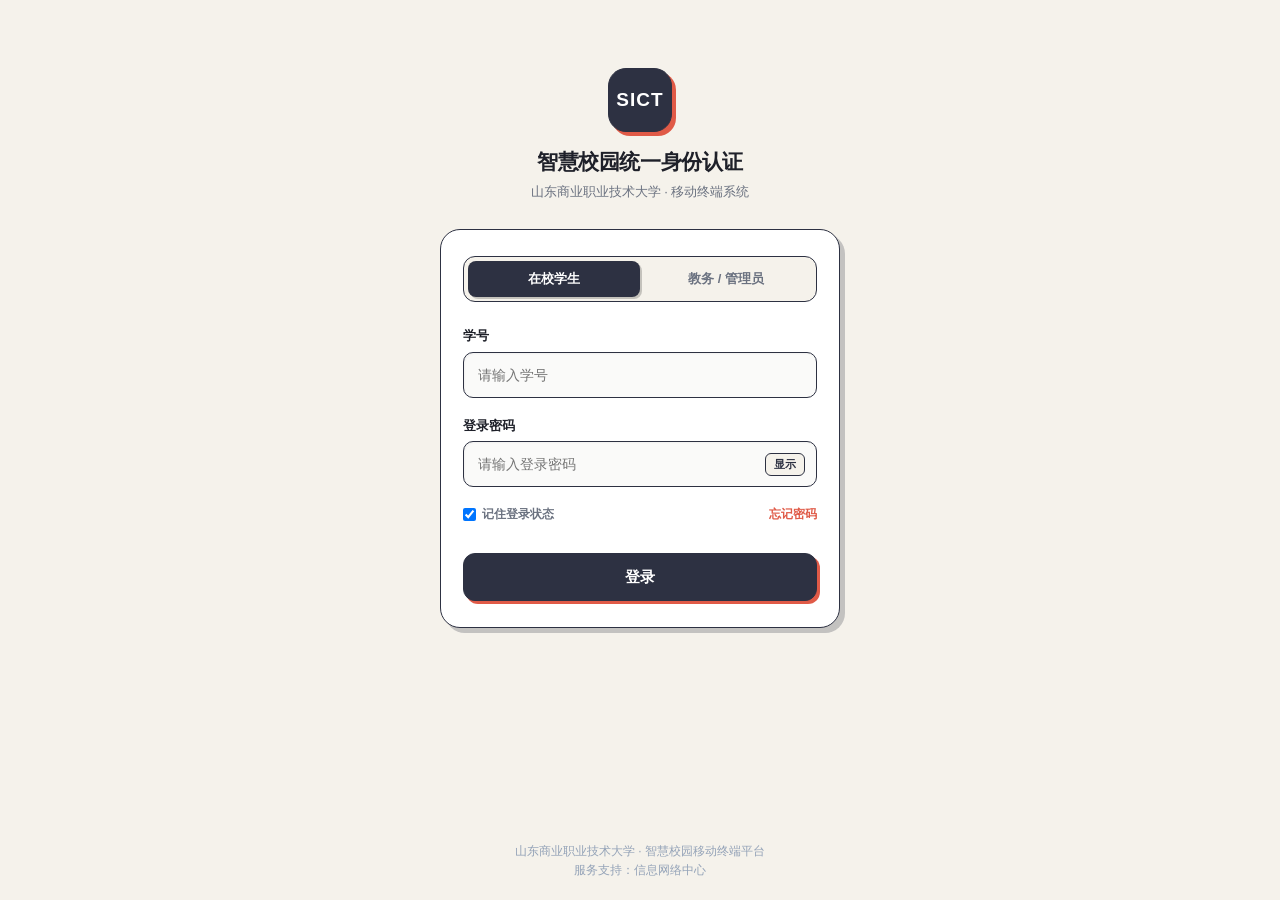
<file: web/login.html>
<!DOCTYPE html>
<html lang="zh-CN">
<head>
    <meta charset="UTF-8">
    <link rel="icon" href="favicon.png" type="image/png">
    <meta name="viewport" content="width=device-width, initial-scale=1.0, maximum-scale=1.0, user-scalable=no, viewport-fit=cover">
    <title>统一身份认证 - 登录</title>
    <link rel="stylesheet" href="css/style.css">
    <style>
        body {
            background-color: #f5f2eb;
            min-height: 100vh;
            display: flex;
            flex-direction: column;
            justify-content: space-between;
            padding: 24px 20px 20px;
        }

        .login-container {
            width: 100%;
            max-width: 400px;
            margin: 44px auto 0;
        }

        .login-brand {
            text-align: center;
            margin-bottom: 28px;
        }

        .login-logo-box {
            width: 64px;
            height: 64px;
            border-radius: 18px;
            background: #2d3142;
            color: #ffffff;
            display: inline-flex;
            align-items: center;
            justify-content: center;
            font-size: 19px;
            font-weight: 900;
            letter-spacing: 1px;
            border: 1.5px solid #2d3142;
            box-shadow: 4px 4px 0px #e05a47;
            margin-bottom: 14px;
        }

        .login-title {
            font-size: 21px;
            font-weight: 900;
            color: #1e2029;
            letter-spacing: -0.4px;
        }

        .login-sub {
            font-size: 13px;
            color: #6b7280;
            margin-top: 4px;
            font-weight: 500;
        }

        .login-card {
            background: #ffffff;
            border-radius: 20px;
            padding: 26px 22px;
            border: 1.5px solid #2d3142;
            box-shadow: 5px 5px 0px rgba(45, 49, 66, 0.25);
        }

        .role-tabs {
            display: flex;
            background: #f5f2eb;
            padding: 4px;
            border-radius: 12px;
            border: 1.5px solid #2d3142;
            margin-bottom: 24px;
        }

        .role-tab-btn {
            flex: 1;
            padding: 9px 0;
            border: none;
            background: transparent;
            border-radius: 8px;
            font-size: 13px;
            font-weight: 800;
            color: #6b7280;
            cursor: pointer;
            transition: all 0.15s ease;
        }

        .role-tab-btn.active {
            background: #2d3142;
            color: #ffffff;
            box-shadow: 2px 2px 0px rgba(0,0,0,0.2);
        }

        .input-wrapper {
            margin-bottom: 18px;
        }

        .input-wrapper label {
            display: block;
            font-size: 13px;
            font-weight: 800;
            color: #1e2029;
            margin-bottom: 6px;
        }

        .input-box {
            position: relative;
            display: flex;
            align-items: center;
        }

        .input-box input {
            width: 100%;
            height: 46px;
            padding: 0 54px 0 14px;
            border: 1.5px solid #2d3142;
            border-radius: 10px;
            font-size: 14px;
            outline: none;
            background: #fafaf9;
            box-shadow: inset 1px 1px 2px rgba(0,0,0,0.04);
            transition: border-color 0.15s ease, background 0.15s ease;
        }

        .input-box input:focus {
            border-color: #e05a47;
            background: #ffffff;
        }

        .btn-toggle-pwd {
            position: absolute;
            right: 12px;
            background: #f5f2eb;
            border: 1px solid #2d3142;
            border-radius: 6px;
            font-size: 11px;
            font-weight: 700;
            cursor: pointer;
            color: #2d3142;
            padding: 3px 8px;
        }

        .login-submit-btn {
            width: 100%;
            height: 48px;
            background: #2d3142;
            color: #ffffff;
            border: 1.5px solid #2d3142;
            box-shadow: 3px 3px 0px #e05a47;
            border-radius: 12px;
            font-size: 15px;
            font-weight: 800;
            cursor: pointer;
            transition: transform 0.1s ease, box-shadow 0.1s ease;
            margin-top: 10px;
        }

        .login-submit-btn:active {
            transform: translate(2px, 2px);
            box-shadow: none;
        }

        .login-footer {
            text-align: center;
            font-size: 12px;
            color: #94a3b8;
            margin-top: 32px;
            line-height: 1.6;
            font-weight: 500;
        }
    </style>
</head>
<body>

    <div class="login-container">
        <!-- 头部品牌 -->
        <div class="login-brand">
            <div class="login-logo-box">SICT</div>
            <h1 class="login-title">智慧校园统一身份认证</h1>
            <p class="login-sub">山东商业职业技术大学 · 移动终端系统</p>
        </div>

        <!-- 登录表单卡片 -->
        <div class="login-card">
            <!-- 角色切换 Tab -->
            <div class="role-tabs">
                <button type="button" id="tab-student" class="role-tab-btn active">在校学生</button>
                <button type="button" id="tab-admin" class="role-tab-btn">教务 / 管理员</button>
            </div>

            <!-- 表单主体 -->
            <form id="login-form">
                <input type="hidden" id="login-role" value="student">
                
                <div class="input-wrapper">
                    <label id="label-account">学号</label>
                    <div class="input-box">
                        <input type="text" id="input-account" placeholder="请输入学号" required autocomplete="username" />
                    </div>
                </div>

                <div class="input-wrapper">
                    <label>登录密码</label>
                    <div class="input-box">
                        <input type="password" id="input-pwd" placeholder="请输入登录密码" required autocomplete="current-password" />
                        <button type="button" id="btn-toggle-pwd" class="btn-toggle-pwd">显示</button>
                    </div>
                </div>

                <div style="display: flex; justify-content: space-between; align-items: center; margin-bottom: 20px; font-size: 12px; color: #6b7280; font-weight: 600;">
                    <label style="display: flex; align-items: center; gap: 6px; cursor: pointer;">
                        <input type="checkbox" id="remember-me" checked style="width: auto;"> 记住登录状态
                    </label>
                    <a href="javascript:void(0)" onclick="alert('请联系学校教务处或信息中心重置密码')" style="color: #e05a47; text-decoration: none;">忘记密码</a>
                </div>

                <button type="submit" id="btn-submit-login" class="login-submit-btn">
                    <span id="btn-text">登录</span>
                </button>
            </form>
        </div>
    </div>

    <!-- 底部版权信息 -->
    <div class="login-footer">
        <p>山东商业职业技术大学 · 智慧校园移动终端平台</p>
        <p>服务支持：信息网络中心</p>
    </div>

    <script src="js/bridge.js"></script>
    <script src="js/data.js"></script>
    <script>
        document.addEventListener('DOMContentLoaded', () => {
            const roleInput = document.getElementById('login-role');
            const studentTab = document.getElementById('tab-student');
            const adminTab = document.getElementById('tab-admin');
            const labelAccount = document.getElementById('label-account');
            const inputAccount = document.getElementById('input-account');
            const inputPwd = document.getElementById('input-pwd');
            const togglePwdBtn = document.getElementById('btn-toggle-pwd');
            const form = document.getElementById('login-form');
            const submitBtn = document.getElementById('btn-submit-login');
            const btnText = document.getElementById('btn-text');

            // 切换角色
            const setRole = (role) => {
                roleInput.value = role;
                if (role === 'student') {
                    studentTab.classList.add('active');
                    adminTab.classList.remove('active');
                    labelAccount.textContent = '学号';
                    inputAccount.placeholder = '请输入学号';
                } else {
                    adminTab.classList.add('active');
                    studentTab.classList.remove('active');
                    labelAccount.textContent = '管理员工号';
                    inputAccount.placeholder = '请输入教务/管理员工号';
                }
            };

            studentTab.addEventListener('click', () => setRole('student'));
            adminTab.addEventListener('click', () => setRole('admin'));

            // 密码显隐切换
            togglePwdBtn.addEventListener('click', () => {
                const isPwd = inputPwd.type === 'password';
                inputPwd.type = isPwd ? 'text' : 'password';
                togglePwdBtn.textContent = isPwd ? '隐藏' : '显示';
            });

            // 异步提交登录（对接真实后端回环接口）
            form.addEventListener('submit', async (e) => {
                e.preventDefault();
                const role = roleInput.value;
                const accountNo = inputAccount.value.trim();
                const password = inputPwd.value.trim();

                if (!accountNo || !password) {
                    alert('请输入账号与密码');
                    return;
                }

                submitBtn.disabled = true;
                btnText.textContent = '身份核验中...';

                try {
                    const res = await DataManager.loginAsync(accountNo, password, role);
                    if (res.success) {
                        const modeTip = res.mode === 'backend' ? ' (已通过后端表格哈希鉴权)' : '';
                        JSBridge.showToast('登录成功' + modeTip);
                        setTimeout(() => {
                            window.location.replace('index.html');
                        }, 300);
                    } else {
                        submitBtn.disabled = false;
                        btnText.textContent = '登录';
                        alert(res.message);
                    }
                } catch (err) {
                    submitBtn.disabled = false;
                    btnText.textContent = '登录';
                    alert('登录请求发生异常: ' + err.message);
                }
            });
        });
    </script>
</body>
</html>
</file>
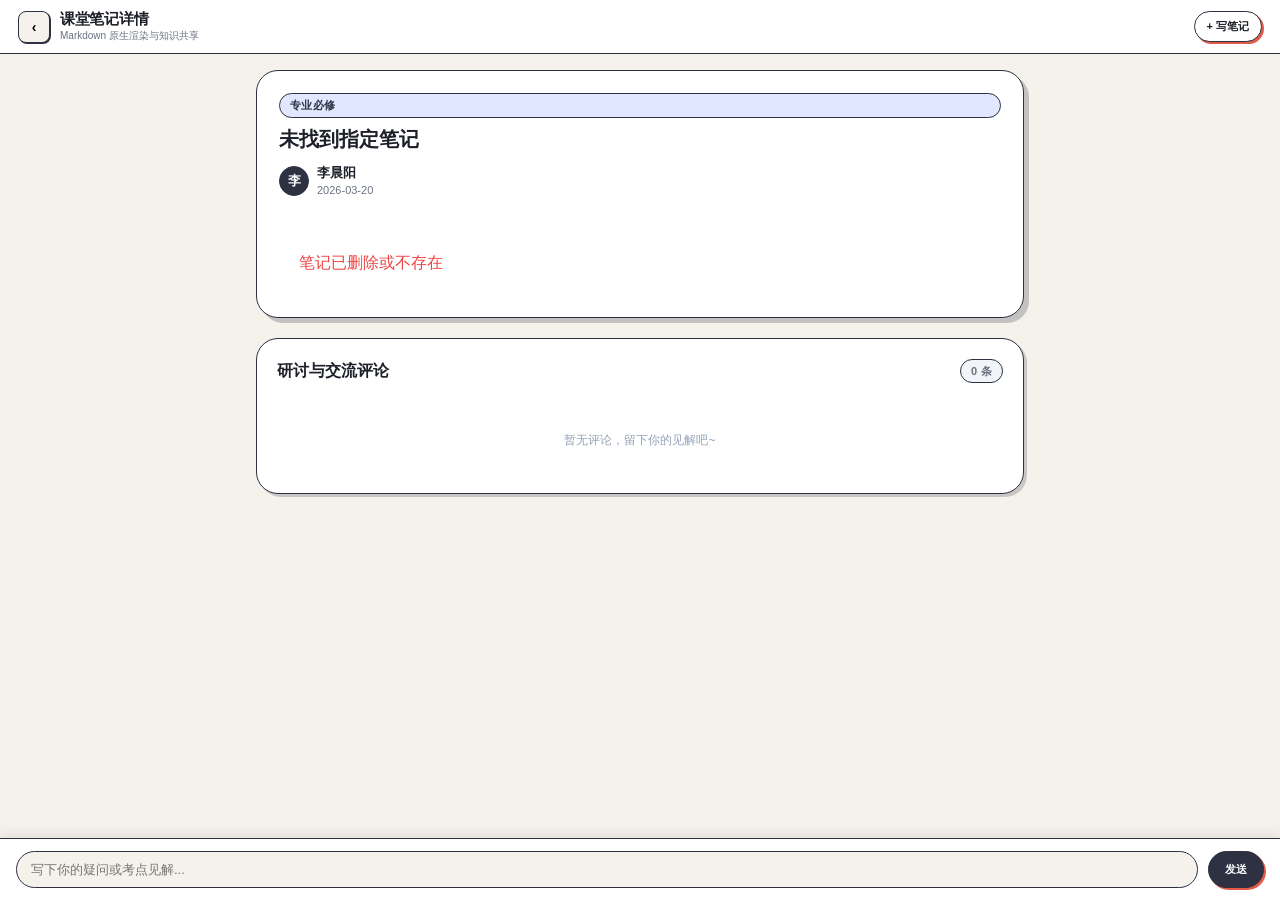
<file: web/note_detail.html>
<!DOCTYPE html>
<html lang="zh-CN">
<head>
    <meta charset="UTF-8">
    <link rel="icon" href="favicon.png" type="image/png">
    <meta name="viewport" content="width=device-width, initial-scale=1.0, maximum-scale=1.0, user-scalable=no, viewport-fit=cover">
    <title>笔记详情 - 智慧校园助手</title>
    <link rel="stylesheet" href="css/style.css">
    <style>
        .detail-container {
            max-width: 800px;
            margin: 0 auto;
            padding: 16px;
            padding-bottom: 90px;
        }

        .article-card {
            background: #ffffff;
            border: var(--geo-border);
            border-radius: var(--geo-radius-lg);
            padding: 22px;
            box-shadow: var(--geo-shadow-lg);
            margin-bottom: 20px;
        }

        .article-header {
            border-bottom: 2px solid var(--border-color);
            padding-bottom: 14px;
            margin-bottom: 18px;
        }

        .article-title {
            font-size: 20px;
            font-weight: 800;
            color: var(--text-main);
            line-height: 1.35;
        }

        .article-meta {
            display: flex;
            align-items: center;
            justify-content: space-between;
            margin-top: 10px;
            flex-wrap: wrap;
            gap: 8px;
        }

        .author-info {
            display: flex;
            align-items: center;
            gap: 8px;
        }

        .author-avatar {
            width: 30px;
            height: 30px;
            border-radius: var(--geo-radius-pill);
            background: var(--primary);
            color: #ffffff;
            display: flex;
            align-items: center;
            justify-content: center;
            font-size: 13px;
            font-weight: 800;
            border: 1.5px solid var(--border-dark);
        }

        .article-body .md-h1 { font-size: 20px; font-weight: 800; border-bottom: 2px solid var(--border-color); padding-bottom: 6px; margin: 18px 0 12px; }
        .article-body .md-h2 { font-size: 17px; font-weight: 800; border-left: 4px solid var(--primary-accent); padding-left: 8px; margin: 16px 0 10px; }
        .article-body .md-h3 { font-size: 15px; font-weight: 700; margin: 14px 0 8px; }
        .article-body .md-p { font-size: 14px; line-height: 1.75; color: var(--text-main); margin-bottom: 12px; }
        .article-body .md-blockquote { border-left: 4px solid #cbd5e1; background: #f8fafc; padding: 10px 14px; margin: 14px 0; color: #475569; border-radius: 0 6px 6px 0; font-size: 13px; }
        .article-body .inline-code { background: #f1f5f9; color: #b91c1c; padding: 2px 6px; border-radius: 4px; font-size: 12px; font-family: monospace; border: 1px solid #e2e8f0; }
        .article-body .code-block-wrapper { position: relative; background: #1e293b; color: #f8fafc; padding: 14px; border-radius: var(--geo-radius-sm); overflow-x: auto; margin: 14px 0; border: var(--geo-border); }
        .article-body .code-lang-badge { position: absolute; top: 6px; right: 10px; font-size: 10px; color: #94a3b8; text-transform: uppercase; font-weight: 700; }
        .article-body .code-block { font-family: Consolas, monospace; font-size: 12px; line-height: 1.5; }
        .article-body .md-table-wrap { overflow-x: auto; margin: 14px 0; }
        .article-body .md-table { width: 100%; border-collapse: collapse; font-size: 13px; }
        .article-body .md-table th, .article-body .md-table td { border: 1px solid #cbd5e1; padding: 8px 12px; text-align: left; }
        .article-body .md-table th { background: #f1f5f9; font-weight: 700; }
        .article-body .markdown-hr { border: none; border-top: 2px dashed #cbd5e1; margin: 20px 0; }
        .article-body .task-item { display: flex; align-items: center; gap: 6px; font-size: 13px; margin-bottom: 6px; }
        .article-body .task-box { font-weight: bold; color: var(--primary-accent); }

        /* 评论区域 */
        .comments-section {
            background: #ffffff;
            border: var(--geo-border);
            border-radius: var(--geo-radius-lg);
            padding: 20px;
            box-shadow: var(--geo-shadow-md);
        }

        .comments-header {
            font-size: 16px;
            font-weight: 800;
            display: flex;
            justify-content: space-between;
            align-items: center;
            border-bottom: 2px solid var(--border-color);
            padding-bottom: 10px;
            margin-bottom: 14px;
        }

        .comment-item {
            display: flex;
            gap: 12px;
            padding: 12px 0;
            border-bottom: 1px solid #f1f5f9;
        }

        .comment-item:last-child {
            border-bottom: none;
        }

        .comment-content-box {
            flex: 1;
        }

        .comment-author-line {
            display: flex;
            justify-content: space-between;
            font-size: 12px;
            margin-bottom: 4px;
        }

        .comment-text {
            font-size: 13px;
            color: var(--text-main);
            line-height: 1.5;
            background: #fbfaf8;
            padding: 8px 12px;
            border-radius: var(--geo-radius-sm);
            border: 1px solid #e2e8f0;
            margin-top: 4px;
        }

        /* 底部发表评论浮动栏 */
        .floating-comment-bar {
            position: fixed;
            bottom: 0;
            left: 0;
            right: 0;
            background: #ffffff;
            border-top: var(--geo-border);
            padding: 12px 16px;
            display: flex;
            gap: 10px;
            box-shadow: 0 -4px 12px rgba(0, 0, 0, 0.08);
            z-index: 1000;
        }

        .comment-input {
            flex: 1;
            padding: 10px 14px;
            border: var(--geo-border);
            border-radius: var(--geo-radius-pill);
            font-size: 13px;
            outline: none;
            background: var(--bg-page);
        }

        .comment-input:focus {
            background: #ffffff;
            border-color: var(--primary-accent);
        }
    </style>
</head>
<body>

    <!-- 顶部导航头 -->
    <header class="app-header">
        <div style="display: flex; align-items: center; gap: 10px;">
            <button id="btn-back" class="btn-icon" title="返回主界面">‹</button>
            <div>
                <div class="brand-title" style="font-size: 15px;">课堂笔记详情</div>
                <div class="brand-sub" style="font-size: 10px;">Markdown 原生渲染与知识共享</div>
            </div>
        </div>
        <div style="display: flex; align-items: center; gap: 8px;">
            <button id="btn-delete-note" class="btn-action" style="display: none; color: #ef4444; background: #fee2e2; border: 1.5px solid #fca5a5; padding: 4px 10px; font-size: 11px;">
                删除笔记
            </button>
            <button id="btn-write-new" class="btn-glass" style="font-size: 11px;">
                + 写笔记
            </button>
        </div>
    </header>

    <div class="detail-container">

        <!-- 笔记主体卡片 -->
        <article class="article-card">
            <div class="article-header">
                <div id="note-category-badge" class="tag-badge" style="background: #e0e7ff; color: var(--primary); font-size: 11px; margin-bottom: 8px;">专业必修</div>
                <h1 id="note-title" class="article-title">加载中...</h1>
                <div class="article-meta">
                    <div class="author-info">
                        <div id="note-author-avatar" class="author-avatar">李</div>
                        <div>
                            <div id="note-author-name" style="font-size: 13px; font-weight: 700;">李晨阳</div>
                            <div id="note-time" style="font-size: 11px; color: var(--text-muted);">2026-03-20</div>
                        </div>
                    </div>
                    <div id="note-tags-container" style="display: flex; gap: 6px;"></div>
                </div>
            </div>

            <!-- Markdown 渲染正文 -->
            <div id="note-markdown-body" class="article-body">
                <div style="text-align: center; padding: 40px; color: #94a3b8;">正在加载笔记正文...</div>
            </div>
        </article>

        <!-- 评论列表卡片 -->
        <section class="comments-section">
            <div class="comments-header">
                <span>研讨与交流评论</span>
                <span id="comments-count-badge" class="tag-badge" style="background: #f1f5f9; color: var(--text-muted);">0 条</span>
            </div>

            <div id="comments-list-box">
                <div style="text-align: center; padding: 24px; color: #94a3b8; font-size: 12px;">
                    暂无评论，留下你的见解吧~
                </div>
            </div>
        </section>

    </div>

    <!-- 底部固定输入评论条 -->
    <div class="floating-comment-bar">
        <input type="text" id="input-comment-text" class="comment-input" placeholder="写下你的疑问或考点见解..." />
        <button id="btn-submit-comment" class="btn-glass" style="background: var(--primary); color: #ffffff; border-color: var(--border-dark); padding: 8px 16px;">
            发送
        </button>
    </div>

    <!-- 脚本引入 (包含开源 Marked 解析器) -->
    <script src="js/bridge.js"></script>
    <script src="js/data.js"></script>
    <script src="libs/marked.min.js"></script>
    <script src="js/markdown.js"></script>
    <script>
        document.addEventListener('DOMContentLoaded', async () => {
            const urlParams = new URLSearchParams(window.location.search);
            const noteId = urlParams.get('id') || 'n1';
            const currentUser = DataManager.getCurrentUser();

            // 返回按钮：确保返回至笔记共享广场页面
            document.getElementById('btn-back').addEventListener('click', () => {
                window.location.href = 'index.html?tab=notes';
            });

            // 新建笔记跳转
            document.getElementById('btn-write-new').addEventListener('click', () => {
                window.location.href = 'note_edit.html';
            });

            // 1. 获取笔记与评论数据
            let noteData = null;
            let comments = [];

            try {
                const res = await fetch(`http://8.220.210.247:3000/api/notes/${noteId}`);
                if (res.ok) {
                    const json = await res.json();
                    if (json.code === 200 && json.data) {
                        noteData = json.data;
                        comments = json.data.comments || [];
                    }
                }
            } catch (err) {
                console.warn('后端离线，从本地缓存加载:', err);
            }

            // 本地兜底查找（从服务器重新获取）
            if (!noteData) {
                const localNotes = await DataManager.getNotes();
                noteData = localNotes.find(n => n.id === noteId) || localNotes[0];
                comments = [];
            }

            if (!noteData) {
                document.getElementById('note-title').textContent = '未找到指定笔记';
                document.getElementById('note-markdown-body').innerHTML = '<div style="color:#ef4444; padding:20px;">笔记已删除或不存在</div>';
                return;
            }

            // 2. 【暂缓功能已注释】行为记录功能已按需注释保留，后续启用时取消注释即可
            /*
            if (currentUser && currentUser.isLoggedIn) {
                try {
                    fetch('http://8.220.210.247:3000/api/logs', {
                        method: 'POST',
                        headers: { 'Content-Type': 'application/json' },
                        body: JSON.stringify({
                            accountNo: currentUser.accountNo,
                            userName: currentUser.name,
                            role: currentUser.role,
                            actionType: 'VIEW_NOTE',
                            targetId: noteId,
                            targetTitle: noteData.title,
                            detail: `${currentUser.name} 查阅了笔记《${noteData.title}》的正文详情`
                        })
                    }).catch(e => { });
                } catch (e) { }
            }
            */

            // 3. 渲染笔记元信息与 Markdown 正文
            document.getElementById('note-title').textContent = noteData.title;
            document.getElementById('note-category-badge').textContent = noteData.category || '专业必修';
            document.getElementById('note-author-name').textContent = noteData.authorName || noteData.author || '在校生';
            document.getElementById('note-author-avatar').textContent = (noteData.authorName || noteData.author || '李').charAt(0);
            document.getElementById('note-time').textContent = noteData.createdAt || noteData.time || '刚刚';

            const tagsContainer = document.getElementById('note-tags-container');
            if (noteData.tags && Array.isArray(noteData.tags)) {
                tagsContainer.innerHTML = noteData.tags.map(t => `<span class="tag-badge" style="background:#f1f5f9; color:#475569; font-size:10px;">#${t}</span>`).join('');
            }

            // 渲染正文
            const bodyEl = document.getElementById('note-markdown-body');
            bodyEl.innerHTML = MarkdownParser.render(noteData.content || '（笔记正文为空）');

            // 检查当前用户是否有删除权限（管理员或作者本人）
            const deleteBtn = document.getElementById('btn-delete-note');
            const isAdmin = currentUser && (currentUser.role === 'admin' || currentUser.role === 'teacher');
            const isOwner = currentUser && ((currentUser.accountNo && (noteData.authorAccount === currentUser.accountNo || noteData.authorId === currentUser.accountNo)) || (noteData.authorName === currentUser.name || noteData.author === currentUser.name));

            if (deleteBtn && (isAdmin || isOwner)) {
                deleteBtn.style.display = 'inline-flex';
                deleteBtn.addEventListener('click', async () => {
                    if (!confirm(`确定要删除这篇笔记《${noteData.title}》吗？删除后将无法恢复。`)) {
                        return;
                    }

                    try {
                        const delRes = await fetch(`http://8.220.210.247:3000/api/notes/${noteId}`, {
                            method: 'DELETE',
                            headers: { 'Content-Type': 'application/json' },
                            body: JSON.stringify({
                                role: currentUser.role,
                                accountNo: currentUser.accountNo,
                                name: currentUser.name
                            })
                        });
                        if (delRes.ok) {
                            DataManager.deleteNote(noteId, currentUser);
                            JSBridge.showToast('笔记已成功删除');
                            setTimeout(() => {
                                window.location.href = 'index.html?tab=notes';
                            }, 300);
                            return;
                        }
                    } catch (e) { }

                    // 离线/本地处理
                    const localRes = DataManager.deleteNote(noteId, currentUser);
                    if (localRes.success) {
                        JSBridge.showToast('笔记已删除 (本地)');
                        setTimeout(() => {
                            window.location.href = 'index.html?tab=notes';
                        }, 300);
                    } else {
                        JSBridge.showToast(localRes.message);
                    }
                });
            }

            // 4. 渲染评论列表
            const renderComments = () => {
                const countBadge = document.getElementById('comments-count-badge');
                const listBox = document.getElementById('comments-list-box');
                countBadge.textContent = `${comments.length} 条`;

                if (comments.length === 0) {
                    listBox.innerHTML = `
                        <div style="text-align: center; padding: 24px; color: #94a3b8; font-size: 12px;">
                            暂无评论，写下你的见解抢沙发吧~
                        </div>
                    `;
                    return;
                }

                listBox.innerHTML = comments.map(c => `
                    <div class="comment-item">
                        <div class="author-avatar" style="width:26px; height:26px; font-size:11px; background:#4338ca;">
                            ${(c.authorName || '学').charAt(0)}
                        </div>
                        <div class="comment-content-box">
                            <div class="comment-author-line">
                                <strong style="color: var(--text-main);">${c.authorName || '在校同学'}</strong>
                                <span style="color: var(--text-muted); font-size: 11px;">${c.time || '刚刚'}</span>
                            </div>
                            <div class="comment-text">${MarkdownParser.escapeHtml(c.content)}</div>
                        </div>
                    </div>
                `).join('');
            };

            renderComments();

            // 5. 发表评论
            const submitCommentBtn = document.getElementById('btn-submit-comment');
            const commentInput = document.getElementById('input-comment-text');

            const doComment = async () => {
                if (!currentUser || !currentUser.isLoggedIn) {
                    JSBridge.showToast('请先登录账号后发表评论');
                    window.location.href = 'login.html';
                    return;
                }

                const content = commentInput.value.trim();
                if (!content) {
                    JSBridge.showToast('评论内容不能为空');
                    return;
                }

                // 提交后端写入数据库并自动触发 COMMENT_NOTE 日志记录
                try {
                    const res = await fetch(`http://8.220.210.247:3000/api/notes/${noteId}/comments`, {
                        method: 'POST',
                        headers: { 'Content-Type': 'application/json' },
                        body: JSON.stringify({
                            authorName: currentUser.name,
                            authorAccount: currentUser.accountNo,
                            role: currentUser.role,
                            content: content
                        })
                    });
                    const resData = await res.json();
                    if (resData.code === 200 && resData.data) {
                        comments.push(resData.data);
                        commentInput.value = '';
                        renderComments();
                        JSBridge.showToast('评论成功并记录审计日志！');
                        return;
                    }
                } catch (err) {
                    console.warn('后端通信失败，执行本地模拟:', err);
                }

                // 本地临时展示
                comments.push({
                    authorName: currentUser.name,
                    content: content,
                    time: '刚刚'
                });
                commentInput.value = '';
                renderComments();
                JSBridge.showToast('评论发表成功！');
            };

            submitCommentBtn.addEventListener('click', doComment);
            commentInput.addEventListener('keydown', (e) => {
                if (e.key === 'Enter') doComment();
            });
        });
    </script>
</body>
</html>
</file>
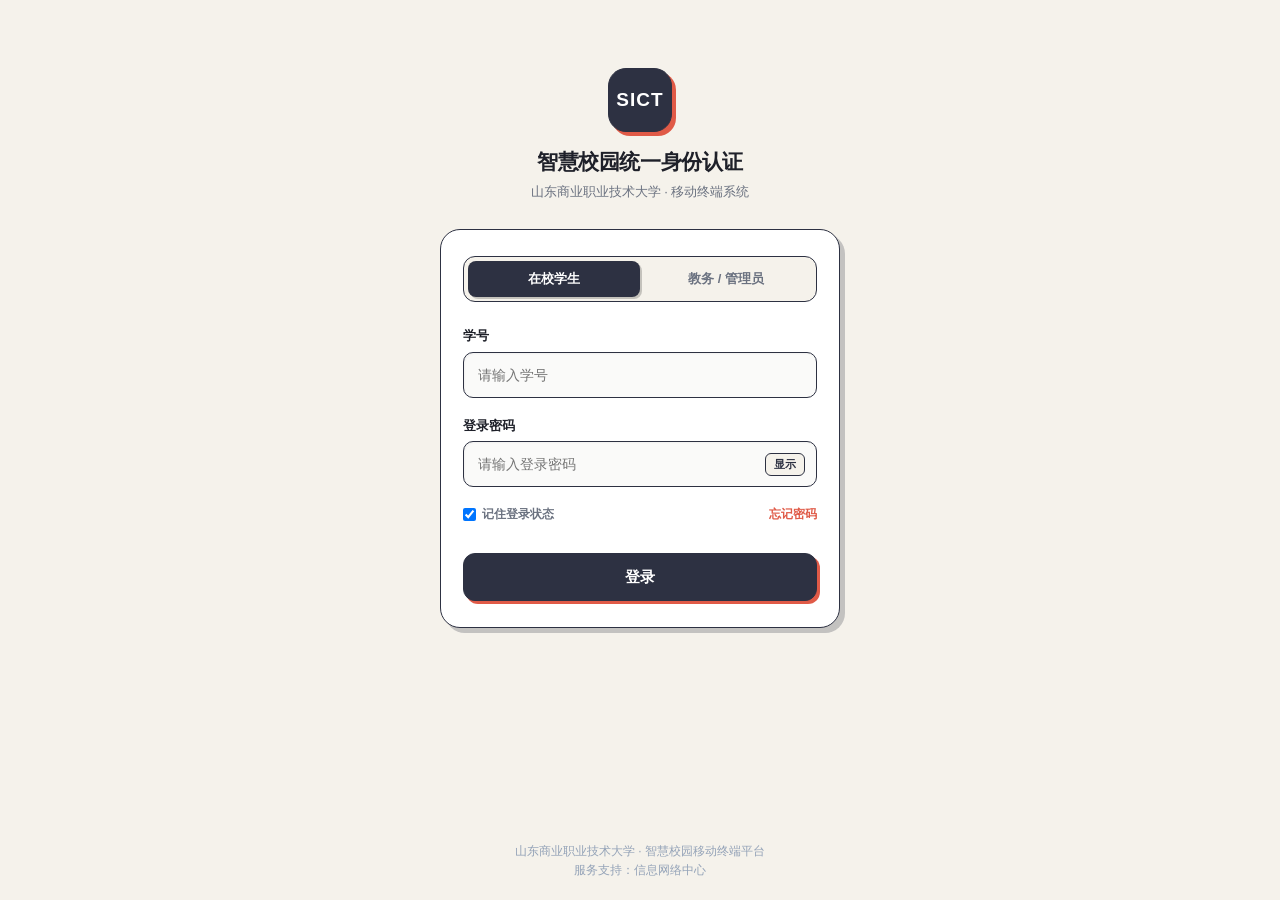
<file: web/note_edit.html>
<!DOCTYPE html>
<html lang="zh-CN">
<head>
    <meta charset="UTF-8">
    <link rel="icon" href="favicon.png" type="image/png">
    <meta name="viewport" content="width=device-width, initial-scale=1.0, maximum-scale=1.0, user-scalable=no, viewport-fit=cover">
    <title>撰写 Markdown 笔记 - 智慧校园助手</title>
    <!-- 全局几何大胆风与主题样式 -->
    <link rel="stylesheet" href="css/style.css">
    <!-- 开源 Markdown 编辑器 (EasyMDE / SimpleMDE) 样式定制 -->
    <link rel="stylesheet" href="libs/easymde.css">
    <style>
        .editor-container {
            max-width: 960px;
            margin: 0 auto;
            padding: 16px;
        }

        /* 渲染出的 Markdown 内容基础规范 */
        .preview-content .md-h1 { font-size: 20px; font-weight: 800; border-bottom: 2px solid var(--border-color); padding-bottom: 6px; margin: 14px 0 10px; }
        .preview-content .md-h2 { font-size: 17px; font-weight: 800; border-left: 4px solid var(--primary-accent); padding-left: 8px; margin: 14px 0 8px; }
        .preview-content .md-h3 { font-size: 15px; font-weight: 700; margin: 12px 0 6px; }
        .preview-content .md-p { font-size: 13.5px; line-height: 1.7; color: var(--text-main); margin-bottom: 10px; }
        .preview-content .md-blockquote { border-left: 4px solid #cbd5e1; background: #f8fafc; padding: 8px 12px; margin: 10px 0; color: #475569; border-radius: 0 4px 4px 0; font-size: 12px; }
        .preview-content .inline-code { background: #f1f5f9; color: #b91c1c; padding: 2px 5px; border-radius: 4px; font-size: 12px; font-family: monospace; border: 1px solid #e2e8f0; }
        .preview-content .code-block-wrapper { position: relative; background: #1e293b; color: #f8fafc; padding: 14px; border-radius: var(--geo-radius-sm); overflow-x: auto; margin: 12px 0; border: var(--geo-border); }
        .preview-content .code-lang-badge { position: absolute; top: 6px; right: 10px; font-size: 10px; color: #94a3b8; text-transform: uppercase; font-weight: 700; }
        .preview-content .code-block { font-family: Consolas, monospace; font-size: 12px; line-height: 1.5; }
        .preview-content .md-table-wrap { overflow-x: auto; margin: 12px 0; }
        .preview-content .md-table { width: 100%; border-collapse: collapse; font-size: 12px; }
        .preview-content .md-table th, .preview-content .md-table td { border: 1px solid #cbd5e1; padding: 8px 10px; text-align: left; }
        .preview-content .md-table th { background: #f1f5f9; font-weight: 700; }
        .preview-content .markdown-hr { border: none; border-top: 2px dashed #cbd5e1; margin: 16px 0; }
        .preview-content .task-item { display: flex; align-items: center; gap: 6px; font-size: 13px; margin-bottom: 6px; }
        .preview-content .task-box { font-weight: bold; color: var(--primary-accent); }
    </style>
</head>
<body>

    <!-- 顶部状态导航头 -->
    <header class="app-header">
        <div style="display: flex; align-items: center; gap: 10px;">
            <button id="btn-back-home" class="btn-icon" title="返回笔记共享广场">‹</button>
            <div>
                <div class="brand-title" style="font-size: 15px;">新建 Markdown 笔记</div>
                <div class="brand-sub" style="font-size: 10px;">开源 EasyMDE 引擎驱动 · 实时渲染</div>
            </div>
        </div>
        <button id="btn-publish-note" class="btn-glass" style="background: var(--primary-accent); color: #ffffff; border-color: var(--border-dark);">
            发布笔记
        </button>
    </header>

    <div class="editor-container">

        <!-- 笔记元数据设置卡片 -->
        <div class="feed-card" style="margin-bottom: 12px;">
            <div class="form-group" style="margin-bottom: 10px;">
                <label>笔记标题 *</label>
                <input type="text" id="input-note-title" placeholder="例如：计算机网络考点精简归纳 / Java 核心实训" required style="font-weight: 700; font-size: 14px;">
            </div>
            <div style="display: flex; gap: 10px;">
                <div class="form-group" style="flex: 1; margin-bottom: 0;">
                    <label>所属学科分类 *</label>
                    <select id="input-note-category">
                        <option value="专业必修">专业必修</option>
                        <option value="基础学科">基础学科</option>
                        <option value="技术拓展">技术拓展</option>
                    </select>
                </div>
                <div class="form-group" style="flex: 1; margin-bottom: 0;">
                    <label>检索标签 (空格分隔)</label>
                    <input type="text" id="input-note-tags" placeholder="例如: TCP 算法 期末重点">
                </div>
            </div>
        </div>

        <!-- 开源 Markdown 核心宿主容器 -->
        <textarea id="markdown-editor-target"></textarea>

    </div>

    <!-- 业务与开源脚本引入 -->
    <script src="js/bridge.js"></script>
    <script src="js/data.js"></script>
    <!--
      开源库引用声明:
      1. marked.min.js: https://github.com/markedjs/marked (MIT License)
      2. easymde.js: https://github.com/Ionaru/easy-markdown-editor (MIT License)
    -->
    <script src="libs/marked.min.js"></script>
    <script src="libs/easymde.js"></script>

    <script>
        document.addEventListener('DOMContentLoaded', () => {
            // 路由鉴权：未登录强制返回登录页
            const currentUser = DataManager.getCurrentUser();
            if (!currentUser || !currentUser.isLoggedIn) {
                JSBridge.showToast('请先登录账号后再写笔记');
                window.location.href = 'login.html';
                return;
            }

            const inputTitle = document.getElementById('input-note-title');
            const selectCategory = document.getElementById('input-note-category');
            const inputTags = document.getElementById('input-note-tags');

            // 预填范例 Markdown 模板
            const initialContent = `# 新建课堂笔记\n\n## 1. 核心知识要点\n这里写下本节课的重要定义与公式。\n\n- **关键概念 1**：说明与例证\n- **关键概念 2**：算法或代码实现\n\n\`\`\`javascript\n// 核心实现代码\nfunction helloWorld() {\n    console.log("Hello Smart Campus!");\n}\n\`\`\`\n\n> 考试提醒：该知识点常作为期末分析大题出题。\n`;

            // 初始化成熟开源 Markdown 编辑器 (EasyMDE)
            const easyMDE = new EasyMDE({
                element: document.getElementById('markdown-editor-target'),
                initialValue: initialContent,
                placeholder: '使用 Markdown 语法书写笔记，支持标题 #、粗体 **、引用 >、代码块 ``` 等...',
                sideBySide: window.innerWidth >= 768 // 平板或宽屏默认开启实时分栏
            });

            // 返回按钮：确保返回至笔记共享广场页面（index.html?tab=notes），而非课程表页面
            document.getElementById('btn-back-home').addEventListener('click', () => {
                if (confirm('确认放弃当前编辑并返回笔记广场？')) {
                    window.location.href = 'index.html?tab=notes';
                }
            });

            // 发布笔记
            document.getElementById('btn-publish-note').addEventListener('click', async () => {
                const title = inputTitle.value.trim();
                const category = selectCategory.value;
                const tagsStr = inputTags.value.trim();
                const content = easyMDE.getValue().trim();

                if (!title) {
                    JSBridge.showToast('请填写笔记标题');
                    inputTitle.focus();
                    return;
                }
                if (!content) {
                    JSBridge.showToast('请填写笔记正文内容');
                    return;
                }

                const tags = tagsStr ? tagsStr.split(/[\s,，]+/).filter(Boolean) : [category];
                const notePayload = {
                    title: title,
                    category: category,
                    tags: tags,
                    content: content,
                    authorName: currentUser.name,
                    authorAccount: currentUser.accountNo,
                    role: currentUser.role
                };

                // 优先上报服务端并写入数据库
                try {
                    const res = await fetch('http://8.220.210.247:3000/api/notes', {
                        method: 'POST',
                        headers: { 'Content-Type': 'application/json' },
                        body: JSON.stringify(notePayload)
                    });
                    const resData = await res.json();
                    if (resData.code === 200 && resData.data && resData.data.id) {
                        // 仅存 localStorage，不再调 addNote（避免二次提交后端）
                        const note = {
                            id: resData.data.id,
                            title: resData.data.title,
                            category: resData.data.category,
                            author: resData.data.authorName,
                            authorAccount: currentUser.accountNo,
                            role: currentUser.role,
                            tags: resData.data.tags,
                            content: resData.data.content,
                            time: '刚刚',
                            likes: 0
                        };
                        const stored = localStorage.getItem('campus_notes');
                        let list = stored ? JSON.parse(stored) : [];
                        list.unshift(note);
                        localStorage.setItem('campus_notes', JSON.stringify(list));
                        JSBridge.showToast('笔记发布成功！');
                        setTimeout(() => {
                            window.location.href = `note_detail.html?id=${resData.data.id}`;
                        }, 400);
                        return;
                    }
                } catch (err) {
                    console.warn('后端离线，执行本地持久化存储:', err);
                }

                // 离线环境本地兜底
                const localNote = await DataManager.addNote({
                    title: title,
                    category: category,
                    author: currentUser.name,
                    tags: tags,
                    content: content
                });
                JSBridge.showToast('笔记已保存在本地！');
                setTimeout(() => {
                    window.location.href = `note_detail.html?id=${localNote[0].id}`;
                }, 400);
            });
        });
    </script>
</body>
</html>
</file>
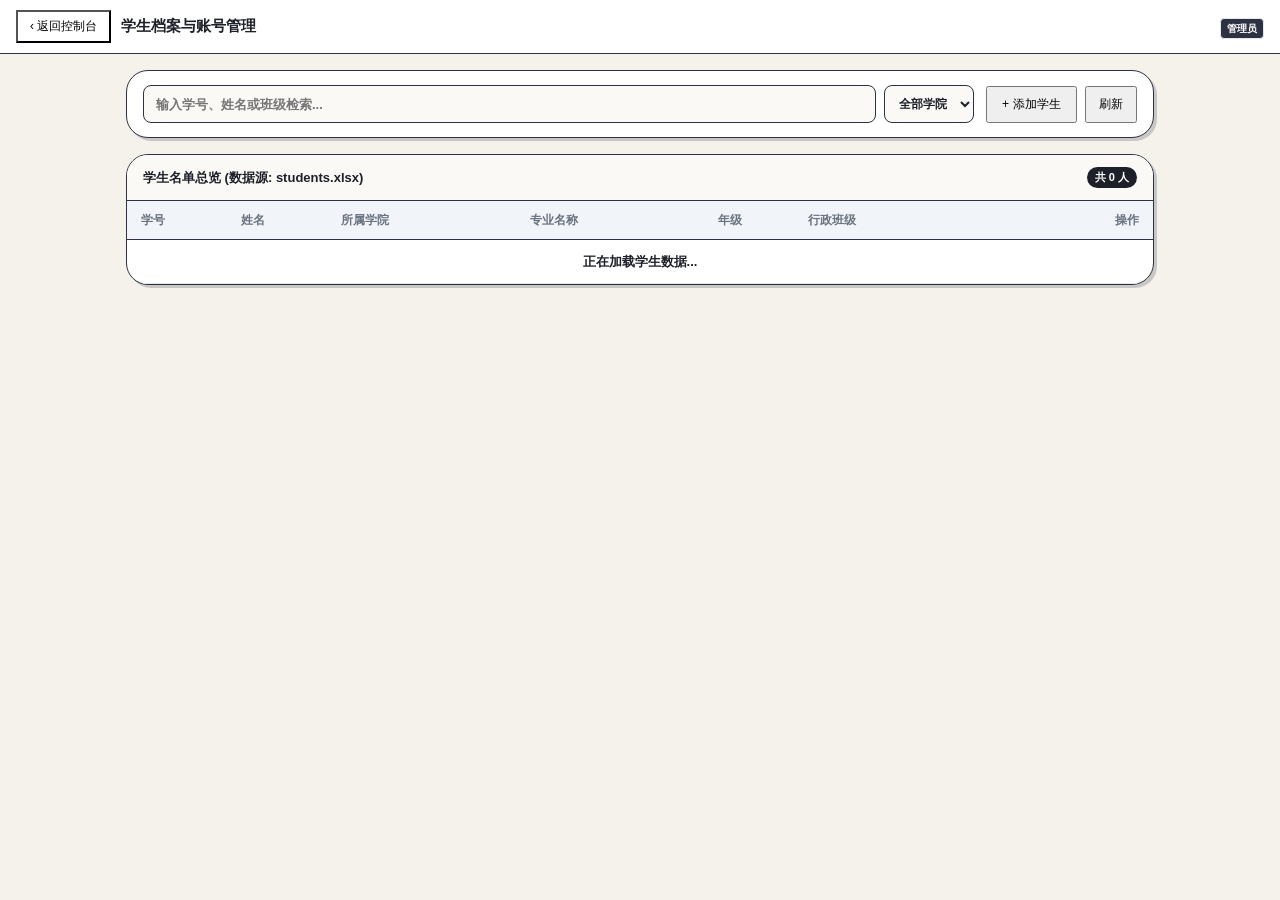
<file: web/student_manage.html>
<!DOCTYPE html>
<html lang="zh-CN">
<head>
    <meta charset="UTF-8">
    <link rel="icon" href="favicon.png" type="image/png">
    <meta name="viewport" content="width=device-width, initial-scale=1.0, maximum-scale=1.0, user-scalable=no, viewport-fit=cover">
    <title>学生档案与账号管理 - 智慧校园助手</title>
    <link rel="stylesheet" href="css/style.css">
    <style>
        .manage-body {
            background: var(--bg-page);
            min-height: 100vh;
        }

        .manage-container {
            max-width: 1060px;
            margin: 0 auto;
            padding: 16px;
        }

        /* 顶部操作区 */
        .manage-toolbar {
            background: #ffffff;
            border: var(--geo-border);
            border-radius: var(--geo-radius-lg);
            box-shadow: var(--geo-shadow-md);
            padding: 14px 16px;
            margin-bottom: 16px;
            display: flex;
            flex-wrap: wrap;
            align-items: center;
            justify-content: space-between;
            gap: 12px;
        }

        .toolbar-search-box {
            display: flex;
            flex: 1;
            min-width: 260px;
            gap: 8px;
        }

        .toolbar-input {
            flex: 1;
            height: 38px;
            padding: 0 12px;
            border: var(--geo-border);
            border-radius: var(--geo-radius-sm);
            font-size: 13px;
            font-weight: 700;
            background: #faf9f6;
            color: var(--text-main);
            outline: none;
        }

        .toolbar-input:focus {
            background: #ffffff;
            border-color: var(--primary);
        }

        .toolbar-select {
            height: 38px;
            padding: 0 10px;
            border: var(--geo-border);
            border-radius: var(--geo-radius-sm);
            font-size: 12px;
            font-weight: 700;
            background: #faf9f6;
            color: var(--text-main);
            outline: none;
            cursor: pointer;
        }

        .manage-actions {
            display: flex;
            align-items: center;
            gap: 8px;
        }

        /* 学生表格卡片 */
        .table-card {
            background: #ffffff;
            border: var(--geo-border);
            border-radius: var(--geo-radius-lg);
            box-shadow: var(--geo-shadow-md);
            overflow: hidden;
        }

        .table-header-bar {
            padding: 12px 16px;
            background: #faf9f6;
            border-bottom: var(--geo-border);
            display: flex;
            justify-content: space-between;
            align-items: center;
            font-size: 13px;
            font-weight: 800;
            color: var(--text-main);
        }

        .student-count-badge {
            font-size: 11px;
            font-weight: 800;
            background: var(--text-main);
            color: #ffffff;
            padding: 2px 8px;
            border-radius: 12px;
        }

        /* 桌面端表格视图 */
        .student-table {
            width: 100%;
            border-collapse: collapse;
            font-size: 12px;
            text-align: left;
        }

        .student-table th {
            padding: 10px 14px;
            background: #f1f5f9;
            color: var(--text-muted);
            font-weight: 800;
            border-bottom: var(--geo-border);
            white-space: nowrap;
        }

        .student-table td {
            padding: 12px 14px;
            border-bottom: 1px solid #e2e8f0;
            color: var(--text-main);
            font-weight: 600;
            vertical-align: middle;
        }

        .student-table tr:hover {
            background: #fafaf9;
        }

        .cell-account {
            font-family: monospace;
            font-weight: 800;
            color: var(--primary);
        }

        .cell-tag {
            display: inline-block;
            padding: 2px 6px;
            font-size: 10px;
            font-weight: 800;
            border-radius: 4px;
            background: #f1f5f9;
            color: var(--text-main);
            border: 1px solid #e2e8f0;
        }

        .table-btn-group {
            display: flex;
            gap: 6px;
            align-items: center;
        }

        .btn-table-action {
            padding: 4px 8px;
            font-size: 11px;
            font-weight: 800;
            border: 1.5px solid var(--border-dark);
            border-radius: var(--geo-radius-sm);
            background: #ffffff;
            cursor: pointer;
            transition: all 0.1s ease;
        }

        .btn-table-action:hover {
            background: #f1f5f9;
            transform: translateY(-1px);
        }

        .btn-table-action.danger {
            color: var(--primary-accent);
            border-color: var(--primary-accent);
        }

        .btn-table-action.danger:hover {
            background: #fff5f5;
        }

        /* 移动端卡片式自适应 */
        .mobile-card-list {
            display: none;
            padding: 12px;
            gap: 12px;
            flex-direction: column;
        }

        .student-item-card {
            border: 1.5px solid var(--border-dark);
            border-radius: var(--geo-radius-md);
            padding: 12px;
            background: #ffffff;
            box-shadow: 2px 2px 0px var(--border-dark);
        }

        .student-item-header {
            display: flex;
            justify-content: space-between;
            align-items: center;
            margin-bottom: 8px;
        }

        .student-item-name {
            font-size: 14px;
            font-weight: 800;
            color: var(--text-main);
        }

        .student-item-account {
            font-family: monospace;
            font-weight: 800;
            color: var(--primary);
            font-size: 12px;
        }

        .student-item-info {
            font-size: 11px;
            color: var(--text-muted);
            line-height: 1.6;
            margin-bottom: 10px;
        }

        .student-item-actions {
            display: flex;
            gap: 6px;
            border-top: 1px dashed #e2e8f0;
            padding-top: 8px;
            justify-content: flex-end;
        }

        @media (max-width: 768px) {
            .table-desktop-view {
                display: none;
            }
            .mobile-card-list {
                display: flex;
            }
            .manage-toolbar {
                flex-direction: column;
                align-items: stretch;
            }
            .toolbar-search-box {
                min-width: 100%;
                flex-direction: column;
            }
            .manage-actions {
                justify-content: flex-end;
            }
        }

        /* 模态框通用样式 */
        .modal-overlay {
            position: fixed;
            top: 0;
            left: 0;
            right: 0;
            bottom: 0;
            background: rgba(0, 0, 0, 0.45);
            backdrop-filter: blur(2px);
            display: none;
            align-items: center;
            justify-content: center;
            z-index: 1000;
            padding: 16px;
        }

        .modal-card {
            background: #ffffff;
            border: var(--geo-border);
            border-radius: var(--geo-radius-lg);
            box-shadow: 6px 6px 0px var(--border-dark);
            width: 100%;
            max-width: 480px;
            overflow: hidden;
            animation: modalPop 0.15s ease-out;
        }

        @keyframes modalPop {
            from { transform: scale(0.95); opacity: 0; }
            to { transform: scale(1); opacity: 1; }
        }

        .modal-header {
            padding: 14px 16px;
            background: #faf9f6;
            border-bottom: var(--geo-border);
            display: flex;
            justify-content: space-between;
            align-items: center;
            font-size: 14px;
            font-weight: 800;
        }

        .modal-close-btn {
            background: transparent;
            border: none;
            font-size: 18px;
            font-weight: 800;
            cursor: pointer;
            color: var(--text-muted);
        }

        .modal-body {
            padding: 16px;
            display: flex;
            flex-direction: column;
            gap: 12px;
        }

        .form-group {
            display: flex;
            flex-direction: column;
            gap: 4px;
        }

        .form-label {
            font-size: 11px;
            font-weight: 800;
            color: var(--text-main);
        }

        .form-input {
            height: 38px;
            padding: 0 10px;
            border: var(--geo-border);
            border-radius: var(--geo-radius-sm);
            font-size: 13px;
            font-weight: 700;
            color: var(--text-main);
            background: #faf9f6;
            outline: none;
        }

        .form-input:focus {
            background: #ffffff;
            border-color: var(--primary);
        }

        .form-input:disabled {
            background: #f1f5f9;
            color: var(--text-muted);
            cursor: not-allowed;
        }

        .modal-footer {
            padding: 12px 16px;
            border-top: var(--geo-border);
            background: #faf9f6;
            display: flex;
            justify-content: flex-end;
            gap: 8px;
        }

        .empty-state {
            padding: 40px 16px;
            text-align: center;
            color: var(--text-muted);
            font-weight: 700;
            font-size: 13px;
        }
    </style>
</head>
<body class="manage-body">

    <!-- 顶部固定导航 -->
    <header class="chat-custom-navbar" style="background:#ffffff; border-bottom:var(--geo-border); padding:10px 16px; display:flex; justify-content:space-between; align-items:center; position:sticky; top:0; z-index:100;">
        <div style="display:flex; align-items:center; gap:10px;">
            <button onclick="window.location.href='admin_dashboard.html'" class="btn-geo" style="padding:6px 12px; font-size:12px; background:#ffffff;">‹ 返回控制台</button>
            <h1 style="font-size:15px; font-weight:800; margin:0; color:var(--text-main);">学生档案与账号管理</h1>
        </div>
        <div>
            <span id="adminBadge" class="cell-tag" style="background:#2D3142; color:#ffffff; font-weight:800;">管理员</span>
        </div>
    </header>

    <div class="manage-container">
        <!-- 工具栏 -->
        <div class="manage-toolbar">
            <div class="toolbar-search-box">
                <input type="text" id="searchInput" class="toolbar-input" placeholder="输入学号、姓名或班级检索..." oninput="handleSearch()">
                <select id="collegeFilter" class="toolbar-select" onchange="handleSearch()">
                    <option value="">全部学院</option>
                </select>
            </div>
            <div class="manage-actions">
                <button onclick="openAddStudentModal()" class="btn-geo primary" style="padding:8px 14px; font-size:12px; display:flex; align-items:center; gap:4px;">
                    <span>+</span> 添加学生
                </button>
                <button onclick="loadStudentList()" class="btn-geo" style="padding:8px 12px; font-size:12px;" title="刷新数据">
                    刷新
                </button>
            </div>
        </div>

        <!-- 数据表格卡片 -->
        <div class="table-card">
            <div class="table-header-bar">
                <span>学生名单总览 (数据源: students.xlsx)</span>
                <span id="studentTotalBadge" class="student-count-badge">共 0 人</span>
            </div>

            <!-- 桌面端大屏表格 -->
            <div class="table-desktop-view">
                <table class="student-table">
                    <thead>
                        <tr>
                            <th style="width: 100px;">学号</th>
                            <th style="width: 100px;">姓名</th>
                            <th>所属学院</th>
                            <th>专业名称</th>
                            <th style="width: 90px;">年级</th>
                            <th>行政班级</th>
                            <th style="width: 170px; text-align: right;">操作</th>
                        </tr>
                    </thead>
                    <tbody id="studentTableBody">
                        <tr><td colspan="7" class="empty-state">正在加载学生数据...</td></tr>
                    </tbody>
                </table>
            </div>

            <!-- 移动端自适应卡片列表 -->
            <div id="mobileStudentList" class="mobile-card-list">
                <div class="empty-state">正在加载学生数据...</div>
            </div>
        </div>
    </div>

    <!-- 模态框 1：添加新学生 -->
    <div id="addModal" class="modal-overlay">
        <div class="modal-card">
            <div class="modal-header">
                <span>录入新学生档案</span>
                <button class="modal-close-btn" onclick="closeAddModal()">×</button>
            </div>
            <div class="modal-body">
                <div class="form-group">
                    <label class="form-label">学号 (唯一账号标识) *</label>
                    <input type="text" id="addAccountNo" class="form-input" placeholder="例如: 260205" maxlength="20">
                </div>
                <div class="form-group">
                    <label class="form-label">学生姓名 *</label>
                    <input type="text" id="addName" class="form-input" placeholder="例如: 张晓明" maxlength="20">
                </div>
                <div class="form-group">
                    <label class="form-label">初始登录密码 (留空默认为 123456)</label>
                    <input type="password" id="addPassword" class="form-input" placeholder="默认 123456">
                </div>
                <div class="form-group">
                    <label class="form-label">所属学院</label>
                    <input type="text" id="addCollege" class="form-input" placeholder="例如: 信息技术学院" value="信息技术学院">
                </div>
                <div class="form-group">
                    <label class="form-label">所学专业</label>
                    <input type="text" id="addMajor" class="form-input" placeholder="例如: 软件技术" value="软件技术(移动互联方向)">
                </div>
                <div style="display:flex; gap:8px;">
                    <div class="form-group" style="flex:1;">
                        <label class="form-label">年级</label>
                        <input type="text" id="addGrade" class="form-input" placeholder="例如: 2024级" value="2024级">
                    </div>
                    <div class="form-group" style="flex:1.2;">
                        <label class="form-label">行政班级</label>
                        <input type="text" id="addClassGrade" class="form-input" placeholder="例如: 软件2401班" value="软件2401班">
                    </div>
                </div>
            </div>
            <div class="modal-footer">
                <button onclick="closeAddModal()" class="btn-geo" style="padding:6px 12px; font-size:12px;">取消</button>
                <button onclick="submitAddStudent()" class="btn-geo primary" style="padding:6px 16px; font-size:12px;">确认录入</button>
            </div>
        </div>
    </div>

    <!-- 模态框 2：修改学生档案 -->
    <div id="editModal" class="modal-overlay">
        <div class="modal-card">
            <div class="modal-header">
                <span>编辑学生档案资料</span>
                <button class="modal-close-btn" onclick="closeEditModal()">×</button>
            </div>
            <div class="modal-body">
                <div class="form-group">
                    <label class="form-label">学号 (主键不可改)</label>
                    <input type="text" id="editAccountNo" class="form-input" disabled>
                </div>
                <div class="form-group">
                    <label class="form-label">学生姓名 *</label>
                    <input type="text" id="editName" class="form-input" placeholder="姓名">
                </div>
                <div class="form-group">
                    <label class="form-label">所属学院</label>
                    <input type="text" id="editCollege" class="form-input" placeholder="学院">
                </div>
                <div class="form-group">
                    <label class="form-label">所学专业</label>
                    <input type="text" id="editMajor" class="form-input" placeholder="专业">
                </div>
                <div style="display:flex; gap:8px;">
                    <div class="form-group" style="flex:1;">
                        <label class="form-label">年级</label>
                        <input type="text" id="editGrade" class="form-input" placeholder="年级">
                    </div>
                    <div class="form-group" style="flex:1.2;">
                        <label class="form-label">行政班级</label>
                        <input type="text" id="editClassGrade" class="form-input" placeholder="班级">
                    </div>
                </div>
            </div>
            <div class="modal-footer">
                <button onclick="closeEditModal()" class="btn-geo" style="padding:6px 12px; font-size:12px;">取消</button>
                <button onclick="submitEditStudent()" class="btn-geo primary" style="padding:6px 16px; font-size:12px;">保存修改</button>
            </div>
        </div>
    </div>

    <!-- 模态框 3：重置密码 -->
    <div id="pwdModal" class="modal-overlay">
        <div class="modal-card">
            <div class="modal-header">
                <span>重置学生账号密码</span>
                <button class="modal-close-btn" onclick="closePwdModal()">×</button>
            </div>
            <div class="modal-body">
                <div style="font-size:12px; font-weight:700; color:var(--text-main); background:#faf9f6; padding:10px; border-radius:6px; border:1px solid #e2e8f0;">
                    正在重置学生：<span id="pwdTargetDesc" style="color:var(--primary); font-weight:800;"></span>
                </div>
                <div class="form-group">
                    <label class="form-label">设置新密码 *</label>
                    <input type="text" id="resetNewPwd" class="form-input" placeholder="请输入新密码" value="123456">
                    <div style="font-size:11px; color:var(--text-muted); margin-top:4px;">默认值为 123456，保存后将自动通过 SHA-256 加密落盘存储。</div>
                </div>
            </div>
            <div class="modal-footer">
                <button onclick="closePwdModal()" class="btn-geo" style="padding:6px 12px; font-size:12px;">取消</button>
                <button onclick="submitResetPwd()" class="btn-geo primary" style="padding:6px 16px; font-size:12px;">确认重置</button>
            </div>
        </div>
    </div>

    <!-- 基础脚本依赖 -->
    <script src="js/data.js"></script>
    <script>
        // 权限守卫：仅管理员可进入
        (function guardAuth() {
            const user = DataManager.getCurrentUser();
            if (!user || user.role !== 'admin') {
                alert('您无权访问学生档案管理，请以管理员身份登录！');
                window.location.href = 'login.html';
            }
        })();

        let allStudents = [];
        let curResetAccount = '';

        // 统一 API 基地址：确保 file:// 协议下也能正确访问后端
        const API_BASE = 'http://8.220.210.247:3000';

        // 初始化加载
        window.addEventListener('DOMContentLoaded', () => {
            loadStudentList();
        });

        // 获取学生列表
        async function loadStudentList() {
            const tbody = document.getElementById('studentTableBody');
            const mobileList = document.getElementById('mobileStudentList');
            if (tbody) tbody.innerHTML = '<tr><td colspan="7" class="empty-state">正在加载学生数据...</td></tr>';
            if (mobileList) mobileList.innerHTML = '<div class="empty-state">正在加载学生数据...</div>';

            try {
                const controller = new AbortController();
                const timeoutId = setTimeout(() => controller.abort(), 8000);
                const res = await fetch(`${API_BASE}/api/admin/students`, { signal: controller.signal });
                clearTimeout(timeoutId);
                if (res.ok) {
                    const result = await res.json();
                    if (result.code === 200 && Array.isArray(result.data)) {
                        allStudents = result.data;
                        renderColleges();
                        renderTable(allStudents);
                        return;
                    }
                }
            } catch (e) {
                console.warn('[离线/网络异常，尝试本地降级数据]', e);
            }

            // 离线降级读取 DataManager
            if (DataManager.getAccounts) {
                const localStudents = DataManager.getAccounts().filter(a => a.role === 'student');
                if (localStudents && localStudents.length > 0) {
                    allStudents = localStudents.map(s => ({
                        accountNo: s.accountNo,
                        name: s.name,
                        college: s.college || '信息技术学院',
                        major: s.major || '软件技术',
                        grade: s.grade || '2024级',
                        classGrade: s.classGrade || '软件2401班'
                    }));
                    renderColleges();
                    renderTable(allStudents);
                    return;
                }
            }
            renderTable([]);
        }

        // 渲染学院筛选下拉框
        function renderColleges() {
            const select = document.getElementById('collegeFilter');
            const curVal = select.value;
            const set = new Set();
            allStudents.forEach(s => {
                if (s.college) set.add(s.college);
            });

            select.innerHTML = '<option value="">全部学院</option>';
            set.forEach(col => {
                const opt = document.createElement('option');
                opt.value = col;
                opt.textContent = col;
                select.appendChild(opt);
            });
            select.value = curVal;
        }

        // 搜索与过滤处理
        function handleSearch() {
            const kw = (document.getElementById('searchInput').value || '').trim().toLowerCase();
            const college = document.getElementById('collegeFilter').value;

            const filtered = allStudents.filter(s => {
                const matchKw = !kw || 
                    (s.accountNo && s.accountNo.toLowerCase().includes(kw)) ||
                    (s.name && s.name.toLowerCase().includes(kw)) ||
                    (s.classGrade && s.classGrade.toLowerCase().includes(kw)) ||
                    (s.major && s.major.toLowerCase().includes(kw));

                const matchCollege = !college || s.college === college;
                return matchKw && matchCollege;
            });

            renderTable(filtered);
        }

        // 渲染表格与卡片列表
        function renderTable(list) {
            const totalBadge = document.getElementById('studentTotalBadge');
            totalBadge.textContent = `共 ${list.length} 人`;

            const tbody = document.getElementById('studentTableBody');
            const mobileList = document.getElementById('mobileStudentList');

            if (!list || list.length === 0) {
                tbody.innerHTML = '<tr><td colspan="7" class="empty-state">未找到匹配的学生档案</td></tr>';
                mobileList.innerHTML = '<div class="empty-state">未找到匹配的学生档案</div>';
                return;
            }

            // 1. 桌面端表格渲染
            let tableHtml = '';
            // 2. 移动端卡片渲染
            let mobileHtml = '';

            list.forEach(s => {
                const safeName = escapeHtml(s.name);
                const safeAccount = escapeHtml(s.accountNo);
                const safeCollege = escapeHtml(s.college || '未知学院');
                const safeMajor = escapeHtml(s.major || '未知专业');
                const safeGrade = escapeHtml(s.grade || '2024级');
                const safeClass = escapeHtml(s.classGrade || '未分班');

                tableHtml += `
                    <tr>
                        <td class="cell-account">${safeAccount}</td>
                        <td style="font-weight:800;">${safeName}</td>
                        <td><span class="cell-tag">${safeCollege}</span></td>
                        <td>${safeMajor}</td>
                        <td>${safeGrade}</td>
                        <td>${safeClass}</td>
                        <td style="text-align:right;">
                            <div class="table-btn-group" style="justify-content:flex-end;">
                                <button class="btn-table-action" onclick="openEditModal('${safeAccount}')">编辑</button>
                                <button class="btn-table-action" onclick="openPwdModal('${safeAccount}', '${safeName}')">密码</button>
                                <button class="btn-table-action danger" onclick="confirmDelete('${safeAccount}', '${safeName}')">删除</button>
                            </div>
                        </td>
                    </tr>
                `;

                mobileHtml += `
                    <div class="student-item-card">
                        <div class="student-item-header">
                            <span class="student-item-name">${safeName}</span>
                            <span class="student-item-account">${safeAccount}</span>
                        </div>
                        <div class="student-item-info">
                            <div><strong>学院：</strong>${safeCollege}</div>
                            <div><strong>专业：</strong>${safeMajor} · ${safeClass}</div>
                        </div>
                        <div class="student-item-actions">
                            <button class="btn-table-action" onclick="openEditModal('${safeAccount}')">编辑资料</button>
                            <button class="btn-table-action" onclick="openPwdModal('${safeAccount}', '${safeName}')">重设密码</button>
                            <button class="btn-table-action danger" onclick="confirmDelete('${safeAccount}', '${safeName}')">删除账号</button>
                        </div>
                    </div>
                `;
            });

            tbody.innerHTML = tableHtml;
            mobileList.innerHTML = mobileHtml;
        }

        // --- 模态框逻辑 ---

        // 1. 添加学生
        function openAddStudentModal() {
            document.getElementById('addAccountNo').value = '';
            document.getElementById('addName').value = '';
            document.getElementById('addPassword').value = '';
            document.getElementById('addModal').style.display = 'flex';
        }
        function closeAddModal() {
            document.getElementById('addModal').style.display = 'none';
        }
        async function submitAddStudent() {
            const accountNo = (document.getElementById('addAccountNo').value || '').trim();
            const name = (document.getElementById('addName').value || '').trim();
            const password = (document.getElementById('addPassword').value || '').trim();
            const college = (document.getElementById('addCollege').value || '').trim();
            const major = (document.getElementById('addMajor').value || '').trim();
            const grade = (document.getElementById('addGrade').value || '').trim();
            const classGrade = (document.getElementById('addClassGrade').value || '').trim();

            if (!accountNo || !name) {
                alert('请填写完整的学号和姓名！');
                return;
            }

            try {
                const res = await fetch(`${API_BASE}/api/admin/students`, {
                    method: 'POST',
                    headers: { 'Content-Type': 'application/json' },
                    body: JSON.stringify({ accountNo, name, password, college, major, grade, classGrade })
                });
                const result = await res.json();
                if (result.code === 200) {
                    alert('录入成功！');
                    closeAddModal();
                    loadStudentList();
                } else {
                    alert('录入失败: ' + (result.message || '未知错误'));
                }
            } catch (e) {
                alert('操作失败，网络或后端异常: ' + e.message);
            }
        }

        // 2. 编辑学生档案
        function openEditModal(accountNo) {
            const student = allStudents.find(s => s.accountNo === accountNo);
            if (!student) return;

            document.getElementById('editAccountNo').value = student.accountNo;
            document.getElementById('editName').value = student.name || '';
            document.getElementById('editCollege').value = student.college || '';
            document.getElementById('editMajor').value = student.major || '';
            document.getElementById('editGrade').value = student.grade || '';
            document.getElementById('editClassGrade').value = student.classGrade || '';

            document.getElementById('editModal').style.display = 'flex';
        }
        function closeEditModal() {
            document.getElementById('editModal').style.display = 'none';
        }
        async function submitEditStudent() {
            const accountNo = document.getElementById('editAccountNo').value;
            const name = (document.getElementById('editName').value || '').trim();
            const college = (document.getElementById('editCollege').value || '').trim();
            const major = (document.getElementById('editMajor').value || '').trim();
            const grade = (document.getElementById('editGrade').value || '').trim();
            const classGrade = (document.getElementById('editClassGrade').value || '').trim();

            if (!name) {
                alert('学生姓名不能为空！');
                return;
            }

            try {
                const res = await fetch(`${API_BASE}/api/admin/students/${encodeURIComponent(accountNo)}`, {
                    method: 'PUT',
                    headers: { 'Content-Type': 'application/json' },
                    body: JSON.stringify({ name, college, major, grade, classGrade })
                });
                const result = await res.json();
                if (result.code === 200) {
                    alert('档案修改已保存！');
                    closeEditModal();
                    loadStudentList();
                } else {
                    alert('修改失败: ' + (result.message || '未知错误'));
                }
            } catch (e) {
                alert('操作失败: ' + e.message);
            }
        }

        // 3. 重置密码
        function openPwdModal(accountNo, name) {
            curResetAccount = accountNo;
            document.getElementById('pwdTargetDesc').textContent = `${name} (${accountNo})`;
            document.getElementById('resetNewPwd').value = '123456';
            document.getElementById('pwdModal').style.display = 'flex';
        }
        function closePwdModal() {
            document.getElementById('pwdModal').style.display = 'none';
        }
        async function submitResetPwd() {
            const newPwd = (document.getElementById('resetNewPwd').value || '').trim();
            if (!newPwd) {
                alert('新密码不能为空！');
                return;
            }

            try {
                const res = await fetch(`${API_BASE}/api/admin/students/${encodeURIComponent(curResetAccount)}`, {
                    method: 'PUT',
                    headers: { 'Content-Type': 'application/json' },
                    body: JSON.stringify({ password: newPwd })
                });
                const result = await res.json();
                if (result.code === 200) {
                    alert(`密码已重置为 [${newPwd}] 并已加密落盘！`);
                    closePwdModal();
                } else {
                    alert('重置失败: ' + (result.message || '未知错误'));
                }
            } catch (e) {
                alert('操作失败: ' + e.message);
            }
        }

        // 4. 删除学生
        async function confirmDelete(accountNo, name) {
            const confirmed = confirm(`确定要永久删除学生【${name}】(学号: ${accountNo}) 的账号档案吗？\n删除后将无法恢复，且实时同步更新 Excel 表格！`);
            if (!confirmed) return;

            try {
                const res = await fetch(`${API_BASE}/api/admin/students/${encodeURIComponent(accountNo)}`, {
                    method: 'DELETE'
                });
                const result = await res.json();
                if (result.code === 200) {
                    alert('学生账号已删除！');
                    loadStudentList();
                } else {
                    alert('删除失败: ' + (result.message || '未知错误'));
                }
            } catch (e) {
                alert('删除失败: ' + e.message);
            }
        }

        function escapeHtml(text) {
            if (!text) return '';
            return String(text)
                .replace(/&/g, '&amp;')
                .replace(/</g, '&lt;')
                .replace(/>/g, '&gt;')
                .replace(/"/g, '&quot;')
                .replace(/'/g, '&#039;');
        }
    </script>
</body>
</html>
</file>
<file: web/css/style.css>
:root {
    /* 柔和几何大胆风调色板 (Soft Geometric Bold) */
    --bg-page: #f5f2eb;                 /* 柔和温润的米麦基底 */
    --bg-card: #ffffff;                 /* 纯净块面 */
    --primary: #2d3142;                 /* 沉稳高对比炭靛青 */
    --primary-accent: #e05a47;          /* 大胆肉桂珊瑚红 (强调色) */
    --secondary-accent: #4f772d;        /* 鼠尾草林绿 (状态/辅助) */
    --tertiary-accent: #3a86ff;         /* 纯粹柯布西耶蓝 */
    --amber-accent: #e76f51;
    
    --border-dark: #2d3142;             /* 鲜明几何轮廓 */
    --border-soft: #e2ddd5;             /* 柔和分割线 */
    --text-main: #1e2029;               /* 主文本色 */
    --text-muted: #6b7280;              /* 辅助说明 */
    
    --success: #2a9d8f;
    --warning: #f4a261;
    --danger: #e76f51;

    /* 几何投影与圆角规范 */
    --geo-radius-sm: 8px;
    --geo-radius-md: 16px;
    --geo-radius-lg: 22px;
    --geo-radius-pill: 999px;

    --geo-border: 1.5px solid var(--border-dark);
    --geo-border-soft: 1px solid var(--border-soft);

    /* 柔和几何实感投影 (Soft Neobrutalist Offset Shadow) */
    --geo-shadow-sm: 2px 2px 0px rgba(45, 49, 66, 0.15);
    --geo-shadow-md: 3px 3px 0px rgba(45, 49, 66, 0.22);
    --geo-shadow-lg: 5px 5px 0px rgba(45, 49, 66, 0.25);
    --geo-shadow-accent: 3px 3px 0px rgba(224, 90, 71, 0.4);

    --tab-height: 62px;
    --header-height: 58px;
    --safe-bottom: env(safe-area-inset-bottom, 12px);
}

* {
    box-sizing: border-box;
    margin: 0;
    padding: 0;
    -webkit-tap-highlight-color: transparent;
}

body {
    font-family: -apple-system, BlinkMacSystemFont, "Segoe UI", Roboto, "Helvetica Neue", Arial, sans-serif;
    background-color: var(--bg-page);
    color: var(--text-main);
    overflow-x: hidden;
    line-height: 1.5;
    -webkit-font-smoothing: antialiased;
}

/* 顶部状态栏 & 几何风格品牌导航头 */
.app-header {
    position: sticky;
    top: 0;
    left: 0;
    right: 0;
    z-index: 1000;
    background: #ffffff;
    border-bottom: var(--geo-border);
    padding: 10px 18px;
    display: flex;
    align-items: center;
    justify-content: space-between;
}

.header-brand {
    display: flex;
    align-items: center;
    gap: 10px;
}

.brand-badge {
    background: var(--primary);
    color: #ffffff;
    font-size: 11px;
    font-weight: 900;
    padding: 4px 9px;
    border-radius: var(--geo-radius-sm);
    letter-spacing: 0.8px;
    border: 1px solid var(--border-dark);
    box-shadow: 2px 2px 0px var(--primary-accent);
}

.brand-title {
    font-size: 15px;
    font-weight: 800;
    color: var(--text-main);
    line-height: 1.2;
    letter-spacing: -0.3px;
}

.brand-sub {
    font-size: 11px;
    color: var(--text-muted);
    font-weight: 500;
}

.header-user-status {
    display: flex;
    align-items: center;
    gap: 8px;
    background: var(--bg-page);
    padding: 4px 12px 4px 6px;
    border-radius: var(--geo-radius-pill);
    border: var(--geo-border);
    box-shadow: var(--geo-shadow-sm);
    cursor: pointer;
    transition: transform 0.1s ease, box-shadow 0.1s ease;
}

.header-user-status:active {
    transform: translate(2px, 2px);
    box-shadow: none;
}

.header-avatar {
    width: 24px;
    height: 24px;
    border-radius: 50%;
    background: var(--primary-accent);
    color: #ffffff;
    display: inline-flex;
    align-items: center;
    justify-content: center;
    font-size: 11px;
    font-weight: 800;
    border: 1px solid var(--border-dark);
}

.header-name {
    font-size: 12px;
    font-weight: 700;
    color: var(--text-main);
}

/* 内容页面总视口 */
.page-viewport {
    padding-bottom: calc(var(--tab-height) + var(--safe-bottom) + 24px);
    min-height: 100vh;
}

.tab-page {
    display: none;
    padding: 16px;
    max-width: 580px;
    margin: 0 auto;
}

.tab-page.active {
    display: block;
    animation: geoFadeIn 0.2s cubic-bezier(0.16, 1, 0.3, 1);
}

@keyframes geoFadeIn {
    from { opacity: 0; transform: translateY(4px); }
    to { opacity: 1; transform: translateY(0); }
}

/* 课程表模块横幅 (Banner) */
.schedule-banner {
    background: var(--primary);
    color: #ffffff;
    border-radius: var(--geo-radius-lg);
    padding: 20px 22px;
    margin-bottom: 14px;
    border: var(--geo-border);
    box-shadow: var(--geo-shadow-lg);
    display: flex;
    justify-content: space-between;
    align-items: center;
    position: relative;
    overflow: hidden;
}

/* 几何装饰圆 */
.schedule-banner::after {
    content: "";
    position: absolute;
    right: -25px;
    bottom: -25px;
    width: 100px;
    height: 100px;
    border-radius: 50%;
    background: rgba(255, 255, 255, 0.07);
    pointer-events: none;
}

.schedule-banner-title {
    font-size: 19px;
    font-weight: 800;
    letter-spacing: -0.3px;
}

.schedule-banner-desc {
    font-size: 12px;
    color: #cbd5e1;
    margin-top: 4px;
    font-weight: 500;
}

.schedule-banner-actions {
    display: flex;
    gap: 6px;
    align-items: center;
    flex-wrap: wrap;
    justify-content: flex-end;
}

.btn-banner-action {
    background: rgba(255, 255, 255, 0.15);
    border: 1.5px solid rgba(255, 255, 255, 0.4);
    color: #ffffff;
    padding: 7px 12px;
    border-radius: var(--geo-radius-pill);
    font-size: 11px;
    font-weight: 700;
    cursor: pointer;
    backdrop-filter: blur(4px);
    transition: transform 0.1s ease, background 0.15s ease;
}

.btn-banner-action:active {
    transform: translate(1px, 1px);
    background: rgba(255, 255, 255, 0.28);
}

.btn-glass {
    background: #ffffff;
    border: var(--geo-border);
    color: var(--text-main);
    padding: 7px 12px;
    border-radius: var(--geo-radius-pill);
    font-size: 11px;
    font-weight: 700;
    cursor: pointer;
    box-shadow: 2px 2px 0px var(--primary-accent);
    transition: transform 0.1s ease, box-shadow 0.1s ease;
}

.btn-glass:active {
    transform: translate(2px, 2px);
    box-shadow: none;
}

/* 自动静音与小组件状态卡片 */
.widget-sync-card {
    background: #ffffff;
    border-radius: var(--geo-radius-md);
    padding: 14px 18px;
    border: var(--geo-border);
    box-shadow: var(--geo-shadow-md);
    margin-bottom: 14px;
    display: flex;
    align-items: center;
    justify-content: space-between;
}

/* 几何复古开关 Toggle */
.toggle-switch {
    position: relative;
    display: inline-block;
    width: 48px;
    height: 26px;
}

.toggle-switch input {
    opacity: 0;
    width: 0;
    height: 0;
}

.slider {
    position: absolute;
    cursor: pointer;
    top: 0; left: 0; right: 0; bottom: 0;
    background-color: #e2e8f0;
    border: 1.5px solid var(--border-dark);
    transition: .2s;
    border-radius: var(--geo-radius-pill);
}

.slider:before {
    position: absolute;
    content: "";
    height: 18px;
    width: 18px;
    left: 2px;
    bottom: 2px;
    background-color: var(--primary);
    border: 1px solid var(--border-dark);
    transition: .2s;
    border-radius: 50%;
}

input:checked + .slider {
    background: #dcfce7;
}

input:checked + .slider:before {
    background: var(--primary-accent);
    transform: translateX(22px);
}

/* 星期选择器：药丸胶囊状排布 */
.week-selector {
    display: flex;
    gap: 8px;
    overflow-x: auto;
    padding-bottom: 8px;
    scrollbar-width: none;
}

.week-selector::-webkit-scrollbar { display: none; }

.day-chip {
    flex: 1;
    min-width: 50px;
    padding: 9px 4px;
    background: #ffffff;
    border: var(--geo-border);
    box-shadow: var(--geo-shadow-sm);
    border-radius: var(--geo-radius-md);
    text-align: center;
    cursor: pointer;
    transition: all 0.15s ease;
}

.day-chip .day-name { font-size: 11px; font-weight: 600; color: var(--text-muted); }
.day-chip .day-num { font-size: 15px; font-weight: 800; margin-top: 2px; color: var(--text-main); }

.day-chip.active {
    background: var(--primary-accent);
    color: #ffffff;
    box-shadow: 3px 3px 0px var(--border-dark);
    transform: translateY(-2px);
}

.day-chip.active .day-name, .day-chip.active .day-num {
    color: #ffffff;
}

/* 拾光课表时间固定排列列表 (Soft Geometric Bold 风格) */
.schedule-timeline-list {
    display: flex;
    flex-direction: column;
    gap: 12px;
    margin-top: 10px;
}

.schedule-slot-row {
    display: flex;
    gap: 10px;
    align-items: stretch;
}

/* 左侧：节次与上课时间列 */
.slot-left-col {
    width: 82px;
    flex-shrink: 0;
    background: #ffffff;
    border: var(--geo-border);
    border-radius: var(--geo-radius-md);
    box-shadow: var(--geo-shadow-sm);
    padding: 10px 6px;
    display: flex;
    flex-direction: column;
    justify-content: center;
    align-items: center;
    text-align: center;
}

.slot-period-tag {
    display: inline-block;
    background: var(--bg-page);
    border: 1px solid var(--border-dark);
    color: var(--text-muted);
    font-size: 9px;
    font-weight: 700;
    padding: 1px 6px;
    border-radius: var(--geo-radius-pill);
    margin-bottom: 4px;
}

.slot-section-title {
    font-size: 12px;
    font-weight: 800;
    color: var(--text-main);
    line-height: 1.2;
}

.slot-time-range {
    font-size: 10px;
    font-weight: 700;
    color: var(--primary-accent);
    margin-top: 4px;
    letter-spacing: -0.2px;
}

/* 右侧：课程卡片或留空槽 */
.slot-right-col {
    flex: 1;
    display: flex;
    flex-direction: column;
    gap: 8px;
}

.course-slot-card {
    background: #ffffff;
    border-radius: var(--geo-radius-md);
    padding: 12px 14px;
    border: var(--geo-border);
    border-left-width: 6px;
    box-shadow: var(--geo-shadow-md);
    transition: transform 0.1s ease, box-shadow 0.1s ease;
}

.course-card-main {
    display: flex;
    flex-direction: column;
}

.course-header-line {
    display: flex;
    justify-content: space-between;
    align-items: flex-start;
    gap: 8px;
}

.course-title-text {
    font-size: 14px;
    font-weight: 800;
    color: var(--text-main);
    line-height: 1.3;
}

.btn-delete-course {
    width: 24px;
    height: 24px;
    flex-shrink: 0;
    font-size: 11px;
    color: #94a3b8;
    background: transparent;
    border: none;
    box-shadow: none;
    cursor: pointer;
    border-radius: 4px;
}

.btn-delete-course:hover {
    color: #ef4444;
    background: #fee2e2;
}

.course-meta-tags {
    display: flex;
    flex-wrap: wrap;
    gap: 6px;
    margin-top: 8px;
}

.meta-pill {
    background: #f8fafc;
    border: 1px solid #e2e8f0;
    font-size: 11px;
    font-weight: 600;
    color: #475569;
    padding: 2px 8px;
    border-radius: var(--geo-radius-pill);
}

/* 没课时的留空槽位 */
.slot-empty-card {
    background: rgba(245, 242, 235, 0.65);
    border: 1.5px dashed #cbd5e1;
    border-radius: var(--geo-radius-md);
    padding: 12px 14px;
    min-height: 60px;
    display: flex;
    align-items: center;
    justify-content: space-between;
    cursor: pointer;
    transition: all 0.15s ease;
}

.slot-empty-card:hover {
    background: #ffffff;
    border-color: var(--primary-accent);
    box-shadow: var(--geo-shadow-sm);
}

.slot-empty-card:active {
    transform: translate(1px, 1px);
}

.slot-empty-content {
    display: flex;
    width: 100%;
    justify-content: space-between;
    align-items: center;
}

.slot-empty-status {
    font-size: 12px;
    font-weight: 600;
    color: #94a3b8;
}

.slot-empty-action {
    font-size: 11px;
    font-weight: 700;
    color: var(--primary);
    background: #ffffff;
    border: 1px solid var(--border-dark);
    padding: 3px 10px;
    border-radius: var(--geo-radius-pill);
    box-shadow: 1px 1px 0px rgba(45, 49, 66, 0.15);
}

/* 原有备用 course-card 基础样式保持兼容 */
.course-card-list {
    display: flex;
    flex-direction: column;
    gap: 12px;
    margin-top: 10px;
}

/* 笔记与校园墙卡片 */
.feed-card {
    background: #ffffff;
    border-radius: var(--geo-radius-md);
    padding: 18px;
    margin-bottom: 14px;
    border: var(--geo-border);
    box-shadow: var(--geo-shadow-md);
    transition: transform 0.15s ease, box-shadow 0.15s ease;
}

.feed-header {
    display: flex;
    align-items: center;
    justify-content: space-between;
    margin-bottom: 12px;
}

.user-badge {
    display: flex;
    align-items: center;
    gap: 10px;
}

.user-avatar-circle {
    width: 34px;
    height: 34px;
    border-radius: var(--geo-radius-sm);
    background: var(--bg-page);
    border: 1.5px solid var(--border-dark);
    display: flex;
    align-items: center;
    justify-content: center;
    font-size: 13px;
    font-weight: 800;
    color: var(--primary);
}

.user-meta-name { font-size: 13px; font-weight: 700; color: var(--text-main); }
.user-meta-time { font-size: 11px; color: var(--text-muted); margin-top: 1px; }

.tag-badge {
    padding: 3px 10px;
    border-radius: var(--geo-radius-pill);
    font-size: 11px;
    font-weight: 800;
    border: 1px solid var(--border-dark);
    letter-spacing: 0.3px;
}

.feed-title {
    font-size: 15px;
    font-weight: 800;
    margin-bottom: 6px;
    color: var(--text-main);
}

.feed-body {
    font-size: 13px;
    color: #374151;
    white-space: pre-line;
    line-height: 1.6;
}

.feed-actions {
    display: flex;
    gap: 16px;
    margin-top: 14px;
    padding-top: 12px;
    border-top: 1px dashed var(--border-soft);
}

.btn-action {
    background: none;
    border: none;
    display: flex;
    align-items: center;
    gap: 4px;
    font-size: 12px;
    font-weight: 700;
    color: var(--text-muted);
    cursor: pointer;
    padding: 4px 8px;
    border-radius: var(--geo-radius-pill);
    transition: all 0.15s ease;
}

.btn-action:hover {
    background: rgba(45, 49, 66, 0.05);
    color: var(--text-main);
}

.btn-action.liked {
    color: var(--primary-accent);
    background: #fff1f0;
}

/* 校园墙多媒体图文展示网格 */
.post-media-container {
    margin-top: 12px;
    border-radius: var(--geo-radius-sm);
    overflow: hidden;
}

.post-media-single {
    width: 100%;
    max-height: 280px;
    border-radius: var(--geo-radius-sm);
    border: var(--geo-border);
    box-shadow: 2px 2px 0px rgba(45, 49, 66, 0.15);
    overflow: hidden;
    cursor: pointer;
    background: #f8fafc;
}

.post-media-single img {
    width: 100%;
    height: 100%;
    max-height: 280px;
    object-fit: cover;
    display: block;
    transition: transform 0.2s ease;
}

.post-media-single:hover img {
    transform: scale(1.015);
}

.post-media-grid-2 {
    display: grid;
    grid-template-columns: 1fr 1fr;
    gap: 8px;
}

.post-media-grid-3 {
    display: grid;
    grid-template-columns: repeat(3, 1fr);
    gap: 6px;
}

.post-media-item {
    aspect-ratio: 1 / 1;
    border-radius: var(--geo-radius-sm);
    border: var(--geo-border);
    box-shadow: 1.5px 1.5px 0px rgba(45, 49, 66, 0.12);
    overflow: hidden;
    cursor: pointer;
    background: #f8fafc;
    position: relative;
}

.post-media-item img {
    width: 100%;
    height: 100%;
    object-fit: cover;
    display: block;
    transition: transform 0.2s ease;
}

.post-media-item:hover img {
    transform: scale(1.03);
}

/* 大图预览模态弹窗 */
.lightbox-modal {
    position: fixed;
    top: 0;
    left: 0;
    right: 0;
    bottom: 0;
    background: rgba(15, 23, 42, 0.88);
    display: none;
    align-items: center;
    justify-content: center;
    z-index: 9999;
    padding: 20px;
}

.lightbox-modal.active {
    display: flex;
}

.lightbox-content-box {
    max-width: 90vw;
    max-height: 85vh;
    background: #ffffff;
    border: 2px solid var(--border-dark);
    border-radius: var(--geo-radius-md);
    box-shadow: 4px 4px 0px var(--border-dark);
    overflow: hidden;
    display: flex;
    flex-direction: column;
}

.lightbox-img-wrap {
    flex: 1;
    display: flex;
    align-items: center;
    justify-content: center;
    background: #0f172a;
    padding: 10px;
    overflow: hidden;
}

.lightbox-img-wrap img {
    max-width: 100%;
    max-height: 75vh;
    object-fit: contain;
    border-radius: 4px;
}

.lightbox-footer {
    display: flex;
    justify-content: space-between;
    align-items: center;
    padding: 10px 16px;
    background: #ffffff;
    border-top: var(--geo-border);
}

/* 校园墙优化评论区样式 */
.post-comments-wrapper {
    margin-top: 12px;
    background: #fafaf9;
    border: 1.5px solid #e2e8f0;
    border-radius: var(--geo-radius-sm);
    padding: 12px 14px;
}

.post-comments-header {
    display: flex;
    justify-content: space-between;
    align-items: center;
    margin-bottom: 8px;
    font-size: 12px;
    font-weight: 800;
    color: var(--text-main);
}

.post-comment-item {
    display: flex;
    gap: 10px;
    padding: 8px 0;
    border-bottom: 1px solid #f1f5f9;
}

.post-comment-item:last-child {
    border-bottom: none;
}

.comment-avatar-badge {
    width: 28px;
    height: 28px;
    border-radius: var(--geo-radius-sm);
    background: #ffffff;
    border: 1px solid var(--border-dark);
    display: flex;
    align-items: center;
    justify-content: center;
    font-size: 11px;
    font-weight: 800;
    color: var(--primary);
    flex-shrink: 0;
}

.comment-body-wrap {
    flex: 1;
}

.comment-meta-line {
    display: flex;
    align-items: center;
    gap: 6px;
    margin-bottom: 2px;
}

.comment-user-name {
    font-size: 12px;
    font-weight: 700;
    color: var(--text-main);
}

.comment-role-pill {
    font-size: 10px;
    font-weight: 800;
    padding: 1px 6px;
    border-radius: 4px;
    border: 1px solid var(--border-dark);
}

.comment-role-pill.admin {
    background: #fee2e2;
    color: #b91c1c;
}

.comment-role-pill.student {
    background: #e0e7ff;
    color: #4338ca;
}

.comment-time-text {
    font-size: 10px;
    color: var(--text-muted);
    margin-left: auto;
}

.comment-content-text {
    font-size: 12.5px;
    line-height: 1.5;
    color: #334155;
    word-break: break-all;
}

/* 评论快捷输入条 */
.comment-input-bar {
    display: flex;
    gap: 8px;
    margin-top: 10px;
    padding-top: 8px;
    border-top: 1.5px dashed #e2e8f0;
}

.comment-input-field {
    flex: 1;
    background: #ffffff;
    border: var(--geo-border);
    border-radius: var(--geo-radius-pill);
    padding: 6px 12px;
    font-size: 12px;
    outline: none;
    color: var(--text-main);
    transition: border-color 0.15s ease;
}

.comment-input-field:focus {
    border-color: var(--primary-accent);
}

.btn-send-comment {
    background: var(--text-main);
    color: #ffffff;
    border: 1.5px solid var(--border-dark);
    border-radius: var(--geo-radius-pill);
    padding: 6px 14px;
    font-size: 11px;
    font-weight: 800;
    cursor: pointer;
    box-shadow: 1.5px 1.5px 0px rgba(45, 49, 66, 0.2);
    transition: all 0.15s ease;
    white-space: nowrap;
}

.btn-send-comment:hover {
    background: var(--primary-accent);
    transform: translateY(-1px);
}

.btn-send-comment:active {
    transform: translateY(1px);
    box-shadow: none;
}

/* 发布贴文弹窗中图片选择器样式 */
.post-uploader-box {
    border: 1.5px dashed #cbd5e1;
    border-radius: var(--geo-radius-sm);
    padding: 12px;
    background: #f8fafc;
    margin-top: 8px;
}

.post-uploader-preview-grid {
    display: grid;
    grid-template-columns: repeat(auto-fill, minmax(70px, 1fr));
    gap: 8px;
    margin-top: 8px;
}

.upload-thumb-card {
    position: relative;
    width: 100%;
    aspect-ratio: 1 / 1;
    border-radius: 6px;
    border: 1px solid var(--border-dark);
    overflow: hidden;
    background: #ffffff;
}

.upload-thumb-card img {
    width: 100%;
    height: 100%;
    object-fit: cover;
}

.btn-remove-thumb {
    position: absolute;
    top: 2px;
    right: 2px;
    width: 18px;
    height: 18px;
    background: rgba(15, 23, 42, 0.75);
    color: #ffffff;
    border: none;
    border-radius: 50%;
    font-size: 10px;
    line-height: 18px;
    text-align: center;
    cursor: pointer;
    padding: 0;
}

.preset-chip-list {
    display: flex;
    gap: 6px;
    flex-wrap: wrap;
    margin-top: 6px;
}

.preset-chip-btn {
    background: #ffffff;
    border: 1px solid var(--border-dark);
    border-radius: var(--geo-radius-pill);
    font-size: 11px;
    font-weight: 700;
    color: var(--text-main);
    padding: 3px 8px;
    cursor: pointer;
    box-shadow: 1px 1px 0px rgba(45, 49, 66, 0.1);
}

.preset-chip-btn:hover {
    background: #eef2ff;
    border-color: var(--primary);
}

/* ============ 校园墙手机竖屏响应式适配 ============ */
@media (max-width: 480px) {
    .feed-card {
        padding: 12px;
        margin-bottom: 10px;
    }

    .feed-header {
        flex-wrap: wrap;
        gap: 8px;
        margin-bottom: 8px;
    }

    .user-avatar-circle {
        width: 28px;
        height: 28px;
        font-size: 11px;
    }

    .user-badge {
        gap: 8px;
    }

    .user-meta-name {
        font-size: 12px;
    }

    .user-meta-time {
        font-size: 10px;
    }

    .tag-badge {
        font-size: 10px;
        padding: 2px 7px;
    }

    .feed-body {
        font-size: 12px;
        line-height: 1.55;
    }

    .feed-actions {
        gap: 10px;
        margin-top: 10px;
        padding-top: 8px;
    }

    .btn-action {
        font-size: 11px;
        gap: 3px;
        padding: 3px 6px;
    }

    .post-media-single {
        max-height: 200px;
    }

    .post-media-single img {
        max-height: 200px;
    }

    .post-media-grid-2 {
        gap: 6px;
    }

    .post-media-grid-3 {
        grid-template-columns: repeat(3, 1fr);
        gap: 4px;
    }

    .post-comments-wrapper {
        padding: 10px;
        margin-top: 10px;
    }

    .post-comments-header {
        font-size: 11px;
        margin-bottom: 6px;
    }

    .post-comment-item {
        gap: 8px;
        padding: 6px 0;
    }

    .comment-avatar-badge {
        width: 24px;
        height: 24px;
        font-size: 10px;
    }

    .comment-user-name {
        font-size: 11px;
    }

    .comment-role-pill {
        font-size: 9px;
        padding: 1px 4px;
    }

    .comment-time-text {
        font-size: 9px;
    }

    .comment-content-text {
        font-size: 11.5px;
        line-height: 1.45;
    }

    .comment-input-bar {
        gap: 6px;
        margin-top: 8px;
        padding-top: 6px;
    }

    .comment-input-field {
        font-size: 11px;
        padding: 5px 10px;
    }

    .btn-send-comment {
        font-size: 10px;
        padding: 5px 10px;
    }
}

@media (max-width: 360px) {
    .feed-card {
        padding: 10px;
    }

    .feed-header {
        flex-direction: column;
        align-items: flex-start;
        gap: 6px;
    }

    .feed-body {
        font-size: 11.5px;
    }

    .post-media-grid-3 {
        grid-template-columns: 1fr 1fr;
        gap: 4px;
    }

    .btn-action {
        font-size: 10px;
    }

    .comment-meta-line {
        flex-wrap: wrap;
        gap: 4px;
    }
}

/* 校园即时沟通与群聊 (双栏响应式架构) */
.chat-main-layout {
    display: flex;
    gap: 12px;
    height: 76vh;
}

@media (max-width: 640px) {
    .chat-main-layout {
        flex-direction: column;
        height: auto;
    }
}

.chat-sidebar-panel {
    width: 220px;
    background: #ffffff;
    border: var(--geo-border);
    border-radius: var(--geo-radius-lg);
    box-shadow: var(--geo-shadow-md);
    display: flex;
    flex-direction: column;
    overflow: hidden;
    flex-shrink: 0;
}

@media (max-width: 640px) {
    .chat-sidebar-panel {
        width: 100%;
        max-height: 200px;
    }
}

/* 窄屏移动端：进入独立全屏聊天视图时隐藏通讯录栏，聊天窗口全面加宽 */
.chat-main-layout.chat-fullscreen .chat-sidebar-panel {
    display: none;
}

.chat-main-layout.chat-fullscreen .chat-window {
    width: 100%;
    flex: none;
}

.chat-sidebar-header {
    padding: 12px;
    background: var(--bg-page);
    border-bottom: var(--geo-border);
    display: flex;
    flex-direction: column;
    gap: 8px;
}

.chat-filter-tabs {
    display: flex;
    background: #ffffff;
    border: 1px solid var(--border-dark);
    border-radius: var(--geo-radius-pill);
    padding: 2px;
}

.chat-filter-btn {
    flex: 1;
    background: none;
    border: none;
    padding: 4px 6px;
    font-size: 11px;
    font-weight: 700;
    color: var(--text-muted);
    border-radius: var(--geo-radius-pill);
    cursor: pointer;
    transition: all 0.15s ease;
}

.chat-filter-btn.active {
    background: var(--primary);
    color: #ffffff;
}

.chat-session-list-box {
    flex: 1;
    overflow-y: auto;
    padding: 6px;
    display: flex;
    flex-direction: column;
    gap: 4px;
}

.chat-session-item {
    display: flex;
    align-items: center;
    gap: 10px;
    padding: 8px 10px;
    border-radius: var(--geo-radius-sm);
    border: 1.5px solid transparent;
    cursor: pointer;
    transition: all 0.15s ease;
}

.chat-session-item:hover {
    background: #f8fafc;
    border-color: #e2e8f0;
}

.chat-session-item.active {
    background: #eef2ff;
    border-color: var(--primary);
}

.chat-session-avatar {
    width: 32px;
    height: 32px;
    border-radius: var(--geo-radius-sm);
    background: var(--bg-page);
    border: 1.5px solid var(--border-dark);
    display: flex;
    align-items: center;
    justify-content: center;
    font-size: 12px;
    font-weight: 800;
    color: var(--primary);
    flex-shrink: 0;
}

.chat-session-info {
    flex: 1;
    min-width: 0;
}

.chat-session-title-line {
    display: flex;
    justify-content: space-between;
    align-items: center;
}

.chat-session-name {
    font-size: 12.5px;
    font-weight: 700;
    color: var(--text-main);
    white-space: nowrap;
    overflow: hidden;
    text-overflow: ellipsis;
}

.chat-session-tag {
    font-size: 9px;
    font-weight: 800;
    padding: 1px 4px;
    border-radius: 3px;
    background: #e2e8f0;
    color: #475569;
}

.chat-session-sub {
    font-size: 11px;
    color: var(--text-muted);
    white-space: nowrap;
    overflow: hidden;
    text-overflow: ellipsis;
    margin-top: 2px;
}

/* 校园群聊窗口 */
.chat-window {
    flex: 1;
    background: #ffffff;
    border-radius: var(--geo-radius-lg);
    border: var(--geo-border);
    box-shadow: var(--geo-shadow-lg);
    display: flex;
    flex-direction: column;
    height: 76vh;
    overflow: hidden;
}

.chat-header {
    padding: 14px 18px;
    background: var(--bg-page);
    border-bottom: var(--geo-border);
    display: flex;
    justify-content: space-between;
    align-items: center;
}

.chat-messages-container {
    flex: 1;
    overflow-y: auto;
    padding: 16px;
    display: flex;
    flex-direction: column;
    gap: 14px;
    background: #fafaf9;
}

.chat-bubble {
    display: flex;
    gap: 10px;
    max-width: 82%;
}

.chat-bubble.self {
    align-self: flex-end;
    flex-direction: row-reverse;
}

.chat-bubble.other {
    align-self: flex-start;
}

.chat-content {
    background: #ffffff;
    border: var(--geo-border);
    box-shadow: 2px 2px 0px rgba(45, 49, 66, 0.1);
    padding: 10px 14px;
    border-radius: var(--geo-radius-md);
    font-size: 13px;
    line-height: 1.45;
    color: var(--text-main);
    word-break: break-word;
}

.chat-bubble.self .chat-content {
    background: var(--primary);
    color: #ffffff;
    box-shadow: 2px 2px 0px var(--primary-accent);
}

.chat-time {
    font-size: 10px;
    color: var(--text-muted);
    margin-top: 3px;
    font-weight: 500;
}

.chat-input-bar {
    padding: 12px 16px;
    border-top: var(--geo-border);
    display: flex;
    gap: 10px;
    background: #ffffff;
}

.chat-input-bar input {
    flex: 1;
    border: var(--geo-border);
    border-radius: var(--geo-radius-pill);
    padding: 8px 16px;
    outline: none;
    font-size: 13px;
    background: var(--bg-page);
}

.chat-input-bar input:focus {
    border-color: var(--primary-accent);
    background: #ffffff;
}

.btn-send {
    background: var(--primary-accent);
    color: #ffffff;
    border: var(--geo-border);
    box-shadow: 2px 2px 0px var(--border-dark);
    border-radius: var(--geo-radius-pill);
    padding: 0 18px;
    font-size: 13px;
    font-weight: 800;
    cursor: pointer;
    transition: transform 0.1s ease, box-shadow 0.1s ease;
}

.btn-send:active {
    transform: translate(2px, 2px);
    box-shadow: none;
}

/* 个人中心头像大字形 */
.profile-text-avatar {
    width: 68px;
    height: 68px;
    border-radius: 20px;
    background: var(--primary);
    color: #ffffff;
    display: inline-flex;
    align-items: center;
    justify-content: center;
    font-size: 28px;
    font-weight: 900;
    border: var(--geo-border);
    box-shadow: 4px 4px 0px var(--primary-accent);
    margin: 0 auto;
}

/* 浮动发布按钮 FAB */
.fab-btn {
    position: fixed;
    right: 20px;
    bottom: calc(var(--tab-height) + var(--safe-bottom) + 16px);
    width: 52px;
    height: 52px;
    border-radius: 50%;
    background: var(--primary-accent);
    color: #ffffff;
    border: var(--geo-border);
    box-shadow: 3px 3px 0px var(--border-dark);
    display: flex;
    align-items: center;
    justify-content: center;
    font-size: 26px;
    font-weight: 700;
    cursor: pointer;
    z-index: 900;
    transition: transform 0.1s ease, box-shadow 0.1s ease;
}

.fab-btn:active {
    transform: translate(2px, 2px);
    box-shadow: none;
}

/* 底部固定导航栏 (TabBar) */
.bottom-tabbar {
    position: fixed;
    bottom: 0;
    left: 0;
    right: 0;
    height: calc(var(--tab-height) + var(--safe-bottom));
    padding-bottom: var(--safe-bottom);
    background: #ffffff;
    border-top: var(--geo-border);
    display: flex;
    justify-content: space-around;
    align-items: center;
    z-index: 1000;
}

.tab-item {
    flex: 1;
    display: flex;
    flex-direction: column;
    align-items: center;
    justify-content: center;
    background: none;
    border: none;
    cursor: pointer;
    color: var(--text-muted);
    transition: all 0.15s ease;
}

.tab-item .tab-icon-text {
    font-size: 13px;
    font-weight: 800;
    padding: 3px 8px;
    border-radius: var(--geo-radius-sm);
    border: 1px solid transparent;
    transition: all 0.15s ease;
}

.tab-item .tab-label {
    font-size: 10px;
    font-weight: 600;
    margin-top: 2px;
}

.tab-item.active .tab-icon-text {
    background: var(--primary);
    color: #ffffff;
    border: 1px solid var(--border-dark);
    box-shadow: 2px 2px 0px var(--primary-accent);
}

.tab-item.active .tab-label {
    color: var(--primary);
    font-weight: 800;
}

/* 弹窗遮罩与几何模态框 */
.modal-overlay {
    position: fixed;
    top: 0; left: 0; right: 0; bottom: 0;
    background: rgba(45, 49, 66, 0.6);
    z-index: 2000;
    display: none;
    align-items: flex-end;
    justify-content: center;
}

.modal-overlay.active {
    display: flex;
}

.modal-content {
    background: #ffffff;
    width: 100%;
    max-width: 500px;
    border-top-left-radius: var(--geo-radius-lg);
    border-top-right-radius: var(--geo-radius-lg);
    border: var(--geo-border);
    border-bottom: none;
    padding: 22px;
    max-height: 85vh;
    overflow-y: auto;
    box-shadow: 0 -10px 40px rgba(0,0,0,0.15);
}

.modal-title {
    font-size: 17px;
    font-weight: 800;
    margin-bottom: 18px;
    display: flex;
    justify-content: space-between;
    align-items: center;
    color: var(--text-main);
}

.btn-icon {
    width: 32px;
    height: 32px;
    border-radius: var(--geo-radius-sm);
    border: var(--geo-border);
    background: var(--bg-page);
    display: flex;
    align-items: center;
    justify-content: center;
    font-size: 14px;
    font-weight: 800;
    cursor: pointer;
    box-shadow: 1px 1px 0px var(--border-dark);
}

.btn-icon:active {
    transform: translate(1px, 1px);
    box-shadow: none;
}

.form-group {
    margin-bottom: 14px;
}

.form-group label {
    display: block;
    font-size: 12px;
    font-weight: 700;
    color: var(--text-main);
    margin-bottom: 6px;
}

.form-group input, .form-group textarea, .form-group select {
    width: 100%;
    padding: 10px 14px;
    border: var(--geo-border);
    border-radius: var(--geo-radius-sm);
    font-size: 13px;
    outline: none;
    background: #fafaf9;
    box-shadow: inset 1px 1px 2px rgba(0,0,0,0.04);
}

.form-group input:focus, .form-group textarea:focus, .form-group select:focus {
    border-color: var(--primary-accent);
    background: #ffffff;
}

.btn-primary-block {
    width: 100%;
    background: var(--primary);
    color: #ffffff;
    border: var(--geo-border);
    box-shadow: 3px 3px 0px var(--primary-accent);
    padding: 13px;
    border-radius: var(--geo-radius-md);
    font-size: 14px;
    font-weight: 800;
    cursor: pointer;
    margin-top: 12px;
    transition: transform 0.1s ease, box-shadow 0.1s ease;
}

.btn-primary-block:active {
    transform: translate(2px, 2px);
    box-shadow: none;
}

.note-filter-chip {
    padding: 7px 16px;
    border-radius: var(--geo-radius-pill);
    border: var(--geo-border);
    background: #ffffff;
    box-shadow: 2px 2px 0px rgba(45, 49, 66, 0.1);
    font-size: 12px;
    font-weight: 700;
    cursor: pointer;
    transition: all 0.15s ease;
}

.note-filter-chip.active {
    background: var(--primary);
    color: #ffffff;
    box-shadow: 2px 2px 0px var(--primary-accent);
}
/* 课表导入导出专有组件样式 (Soft Geometric Bold) */
.code-preview-box {
    font-family: Consolas, "Courier New", monospace !important;
    font-size: 11px !important;
    line-height: 1.5 !important;
    background: #1e293b !important;
    color: #38bdf8 !important;
    border: var(--geo-border) !important;
    border-radius: var(--geo-radius-sm) !important;
    resize: vertical;
    word-break: break-all;
}

.btn-secondary-block {
    width: 100%;
    background: #ffffff;
    color: var(--text-main);
    border: var(--geo-border);
    box-shadow: 3px 3px 0px rgba(45, 49, 66, 0.2);
    padding: 13px;
    border-radius: var(--geo-radius-md);
    font-size: 14px;
    font-weight: 800;
    cursor: pointer;
    margin-top: 12px;
    transition: transform 0.1s ease, box-shadow 0.1s ease;
    text-align: center;
}

.btn-secondary-block:active {
    transform: translate(2px, 2px);
    box-shadow: none;
}

.import-mode-selector {
    display: flex;
    flex-direction: column;
    gap: 8px;
    background: #fbf9f5;
    padding: 12px 14px;
    border: var(--geo-border);
    border-radius: var(--geo-radius-sm);
}

.mode-radio-label {
    display: flex;
    align-items: center;
    gap: 8px;
    font-size: 12px;
    font-weight: 700;
    color: var(--text-main);
    cursor: pointer;
}

.mode-radio-label input[type="radio"] {
    width: auto;
    accent-color: var(--primary-accent);
    cursor: pointer;
}

.file-upload-card {
    border: 2px dashed #94a3b8;
    border-radius: var(--geo-radius-sm);
    padding: 18px 12px;
    text-align: center;
    background: #ffffff;
    cursor: pointer;
    font-size: 12px;
    font-weight: 700;
    color: var(--primary);
    transition: all 0.15s ease;
}

.file-upload-card:hover {
    background: #f1f5f9;
    border-color: var(--primary);
}

.status-alert-error {
    background: #fee2e2;
    border: 1.5px solid #ef4444;
    color: #b91c1c;
    padding: 9px 12px;
    border-radius: var(--geo-radius-sm);
    font-size: 12px;
    font-weight: 700;
    margin-top: 8px;
    margin-bottom: 8px;
}
/* 竖屏笔记分类与校园墙适配 */
@media (max-width: 480px) {
    .note-filter-chip {
        padding: 6px 12px;
        font-size: 11px;
        flex-shrink: 0;
    }

    #page-notes > div:first-child {
        flex-direction: column;
        gap: 8px;
        align-items: stretch !important;
    }

    #page-notes > div:first-child > div:first-child {
        overflow-x: auto;
        -webkit-overflow-scrolling: touch;
        scrollbar-width: none;
    }

    #page-notes > div:first-child > div:first-child::-webkit-scrollbar {
        display: none;
    }

    #btn-goto-note-edit {
        align-self: flex-end;
        margin-left: 0 !important;
    }
}

@media (max-width: 360px) {
    .note-filter-chip {
        padding: 5px 10px;
        font-size: 10px;
    }
}
</file>
<file: web/libs/easymde.css>
/**
 * =========================================================================
 * 开源项目引用声明 (Open Source Attribution):
 * -------------------------------------------------------------------------
 * 项目名称: EasyMDE / SimpleMDE - Markdown Editor (Styles)
 * 官方仓库: https://github.com/Ionaru/easy-markdown-editor
 * 初始作者: Next Step Webs, Inc. & Jeroen Akkerman
 * 开源协议: MIT License
 * 定制说明: 结合本项目「Soft Geometric Bold (柔和几何大胆风)」进行主题与交互升级
 * =========================================================================
 */

.EasyMDEContainer {
    display: block;
    position: relative;
    width: 100%;
    margin-bottom: 12px;
}

/* 顶部操作工具条 */
.editor-toolbar {
    position: relative;
    opacity: 0.96;
    user-select: none;
    padding: 8px 10px;
    border: var(--geo-border);
    border-top-left-radius: var(--geo-radius-md);
    border-top-right-radius: var(--geo-radius-md);
    background: #ffffff;
    display: flex;
    flex-wrap: wrap;
    align-items: center;
    gap: 4px;
    box-shadow: var(--geo-shadow-sm);
    z-index: 10;
}

.editor-toolbar button {
    background: var(--bg-page);
    border: 1.5px solid var(--border-dark);
    color: var(--text-main);
    text-align: center;
    text-decoration: none !important;
    height: 30px;
    min-width: 32px;
    padding: 0 8px;
    margin: 0;
    border-radius: var(--geo-radius-sm);
    cursor: pointer;
    font-size: 12px;
    font-weight: 800;
    box-shadow: 1px 1px 0px rgba(45, 49, 66, 0.15);
    transition: all 0.1s ease;
    display: inline-flex;
    align-items: center;
    justify-content: center;
}

.editor-toolbar button:hover {
    background: #ffffff;
    border-color: var(--primary-accent);
}

.editor-toolbar button:active,
.editor-toolbar button.active {
    background: var(--primary);
    color: #ffffff;
    box-shadow: none;
    transform: translate(1px, 1px);
}

.editor-toolbar .separator {
    display: inline-block;
    width: 0;
    border-left: 1px solid #cbd5e1;
    border-right: 1px solid #ffffff;
    color: transparent;
    text-indent: -10px;
    margin: 0 4px;
    height: 20px;
}

/* 编辑区与分栏容器 */
.editor-wrapper {
    display: flex;
    width: 100%;
    background: #ffffff;
    border: var(--geo-border);
    border-top: none;
    border-bottom-left-radius: var(--geo-radius-md);
    border-bottom-right-radius: var(--geo-radius-md);
    overflow: hidden;
    position: relative;
    box-shadow: var(--geo-shadow-md);
}

.editor-textarea-panel {
    flex: 1;
    min-width: 0;
    position: relative;
}

.editor-textarea-field {
    width: 100%;
    height: 420px;
    padding: 16px;
    border: none;
    outline: none;
    font-family: Consolas, "Courier New", monospace;
    font-size: 13.5px;
    line-height: 1.65;
    color: var(--text-main);
    background: #ffffff;
    resize: none;
    box-sizing: border-box;
}

/* 实时分栏预览区 (Side-by-side) */
.editor-preview-panel {
    flex: 1;
    min-width: 0;
    height: 420px;
    padding: 16px 20px;
    background: #fbf9f5;
    border-left: var(--geo-border);
    overflow-y: auto;
    box-sizing: border-box;
    display: none;
}

.editor-preview-panel.active {
    display: block;
}

/* 单独全量预览模式 */
.editor-preview-full {
    position: absolute;
    top: 0;
    left: 0;
    right: 0;
    bottom: 0;
    background: #fbf9f5;
    padding: 18px 22px;
    overflow-y: auto;
    z-index: 5;
    display: none;
}

.editor-preview-full.active {
    display: block;
}

/* 底部状态栏 */
.editor-statusbar {
    padding: 6px 12px;
    font-size: 11px;
    color: var(--text-muted);
    font-weight: 700;
    text-align: right;
    background: #f8fafc;
    border-top: 1px solid var(--border-color);
    display: flex;
    justify-content: space-between;
}

/* 全屏沉浸模式 */
.EasyMDEContainer.fullscreen {
    position: fixed !important;
    top: 0 !important;
    left: 0 !important;
    right: 0 !important;
    bottom: 0 !important;
    width: 100vw !important;
    height: 100vh !important;
    z-index: 9999 !important;
    margin: 0 !important;
    background: var(--bg-page);
    display: flex;
    flex-direction: column;
    padding: 12px;
}

.EasyMDEContainer.fullscreen .editor-wrapper {
    flex: 1;
    height: calc(100vh - 100px);
}

.EasyMDEContainer.fullscreen .editor-textarea-field,
.EasyMDEContainer.fullscreen .editor-preview-panel {
    height: 100%;
}
</file>
